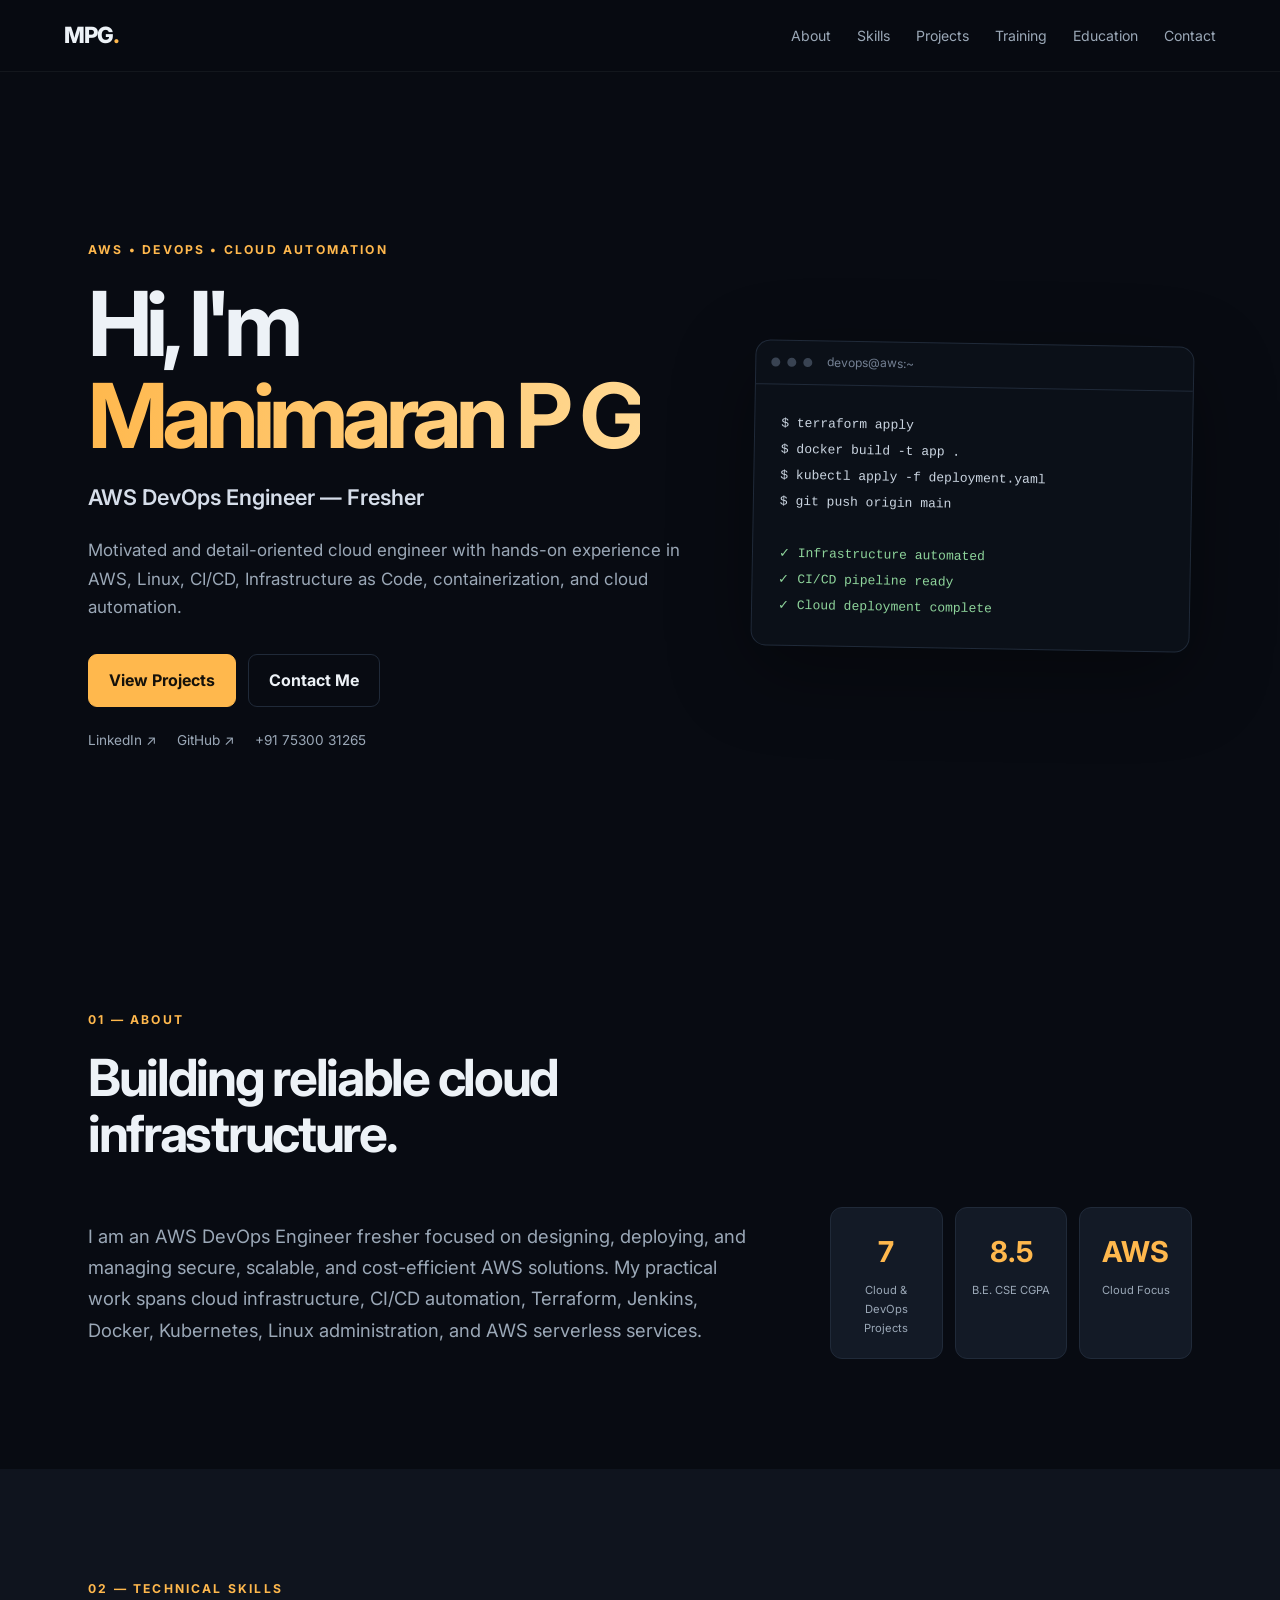
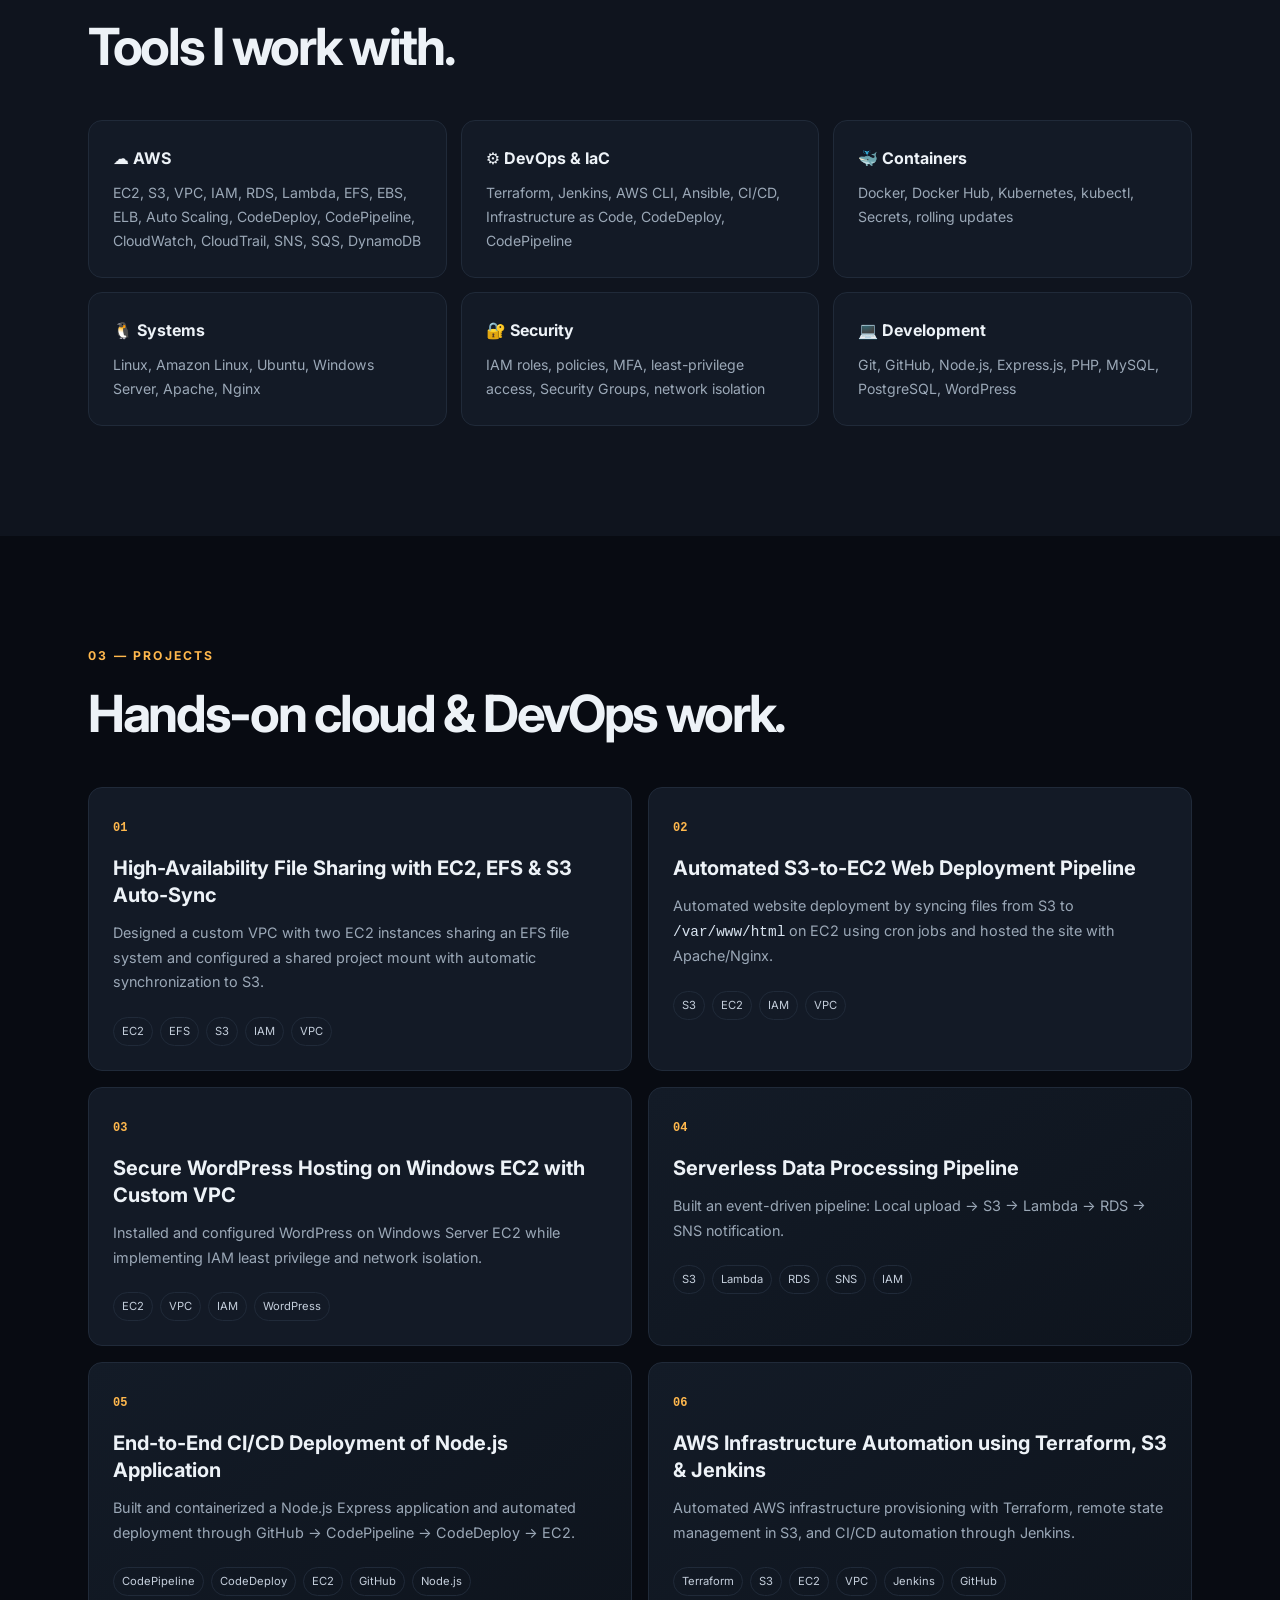
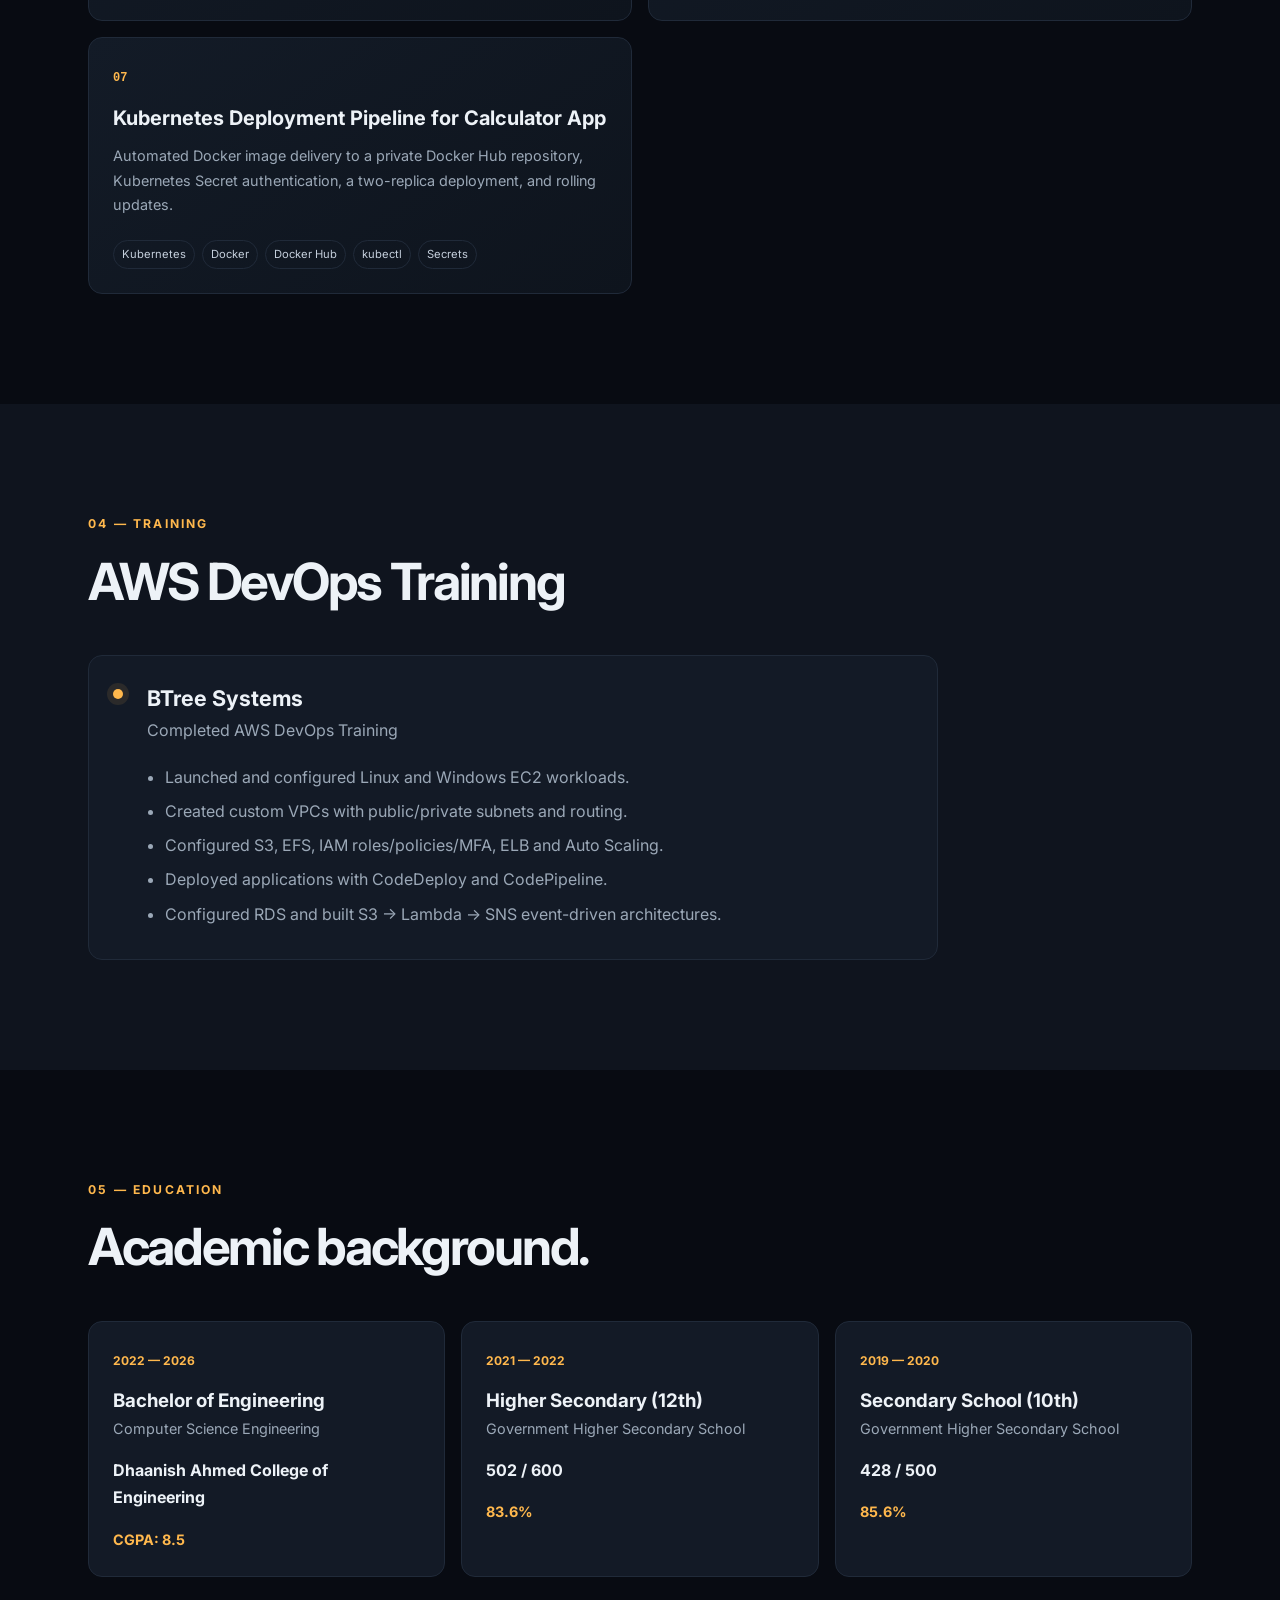
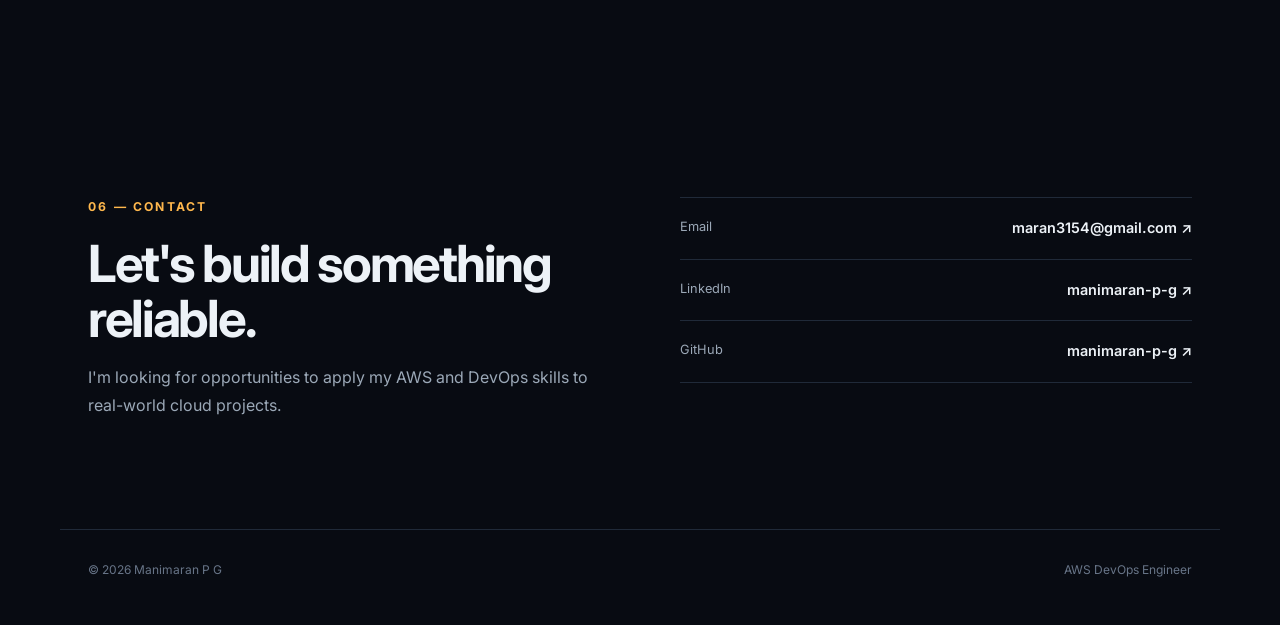
<file: Level-01-AWS-S3-CloudFront/website/index.html>
<!DOCTYPE html>
<html lang="en">
<head>
  <meta charset="UTF-8">
  <meta name="viewport" content="width=device-width, initial-scale=1.0">
  <meta name="description" content="Manimaran P G - AWS DevOps Engineer portfolio">
  <title>Manimaran P G | AWS DevOps Engineer</title>
  <link rel="preconnect" href="https://fonts.googleapis.com">
  <link rel="preconnect" href="https://fonts.gstatic.com" crossorigin>
  <link href="https://fonts.googleapis.com/css2?family=Inter:wght@400;500;600;700;800&display=swap" rel="stylesheet">
  <link rel="stylesheet" href="style.css">
</head>
<body>
  <header class="nav">
    <a class="brand" href="#home">MPG<span>.</span></a>
    <button class="menu-toggle" aria-label="Toggle navigation">☰</button>
    <nav id="navLinks">
      <a href="#about">About</a>
      <a href="#skills">Skills</a>
      <a href="#projects">Projects</a>
      <a href="#training">Training</a>
      <a href="#education">Education</a>
      <a href="#contact">Contact</a>
    </nav>
  </header>

  <main>
    <section id="home" class="hero">
      <div class="hero-content">
        <p class="eyebrow">AWS • DEVOPS • CLOUD AUTOMATION</p>
        <h1>Hi, I'm <span>Manimaran P G</span></h1>
        <h2>AWS DevOps Engineer — Fresher</h2>
        <p class="hero-text">
          Motivated and detail-oriented cloud engineer with hands-on experience in
          AWS, Linux, CI/CD, Infrastructure as Code, containerization, and cloud automation.
        </p>
        <div class="hero-actions">
          <a class="btn primary" href="#projects">View Projects</a>
          <a class="btn secondary" href="mailto:maran3154@gmail.com">Contact Me</a>
        </div>
        <div class="socials">
          <a href="https://linkedin.com/in/manimaran-p-g-851789309" target="_blank" rel="noopener">LinkedIn ↗</a>
          <a href="https://github.com/manimaran-p-g" target="_blank" rel="noopener">GitHub ↗</a>
          <a href="tel:+917530031265">+91 75300 31265</a>
        </div>
      </div>
      <div class="hero-card">
        <div class="terminal">
          <div class="terminal-top"><i></i><i></i><i></i><span>devops@aws:~</span></div>
          <pre><code>$ terraform apply
$ docker build -t app .
$ kubectl apply -f deployment.yaml
$ git push origin main

<span>✓ Infrastructure automated</span>
<span>✓ CI/CD pipeline ready</span>
<span>✓ Cloud deployment complete</span></code></pre>
        </div>
      </div>
    </section>

    <section id="about" class="section">
      <div class="section-heading">
        <p class="eyebrow">01 — ABOUT</p>
        <h2>Building reliable cloud infrastructure.</h2>
      </div>
      <div class="about-grid">
        <p>
          I am an AWS DevOps Engineer fresher focused on designing, deploying, and
          managing secure, scalable, and cost-efficient AWS solutions. My practical
          work spans cloud infrastructure, CI/CD automation, Terraform, Jenkins,
          Docker, Kubernetes, Linux administration, and AWS serverless services.
        </p>
        <div class="stats">
          <div><strong>7</strong><span>Cloud & DevOps Projects</span></div>
          <div><strong>8.5</strong><span>B.E. CSE CGPA</span></div>
          <div><strong>AWS</strong><span>Cloud Focus</span></div>
        </div>
      </div>
    </section>

    <section id="skills" class="section alt">
      <div class="section-heading">
        <p class="eyebrow">02 — TECHNICAL SKILLS</p>
        <h2>Tools I work with.</h2>
      </div>
      <div class="skill-grid">
        <article><h3>☁️ AWS</h3><p>EC2, S3, VPC, IAM, RDS, Lambda, EFS, EBS, ELB, Auto Scaling, CodeDeploy, CodePipeline, CloudWatch, CloudTrail, SNS, SQS, DynamoDB</p></article>
        <article><h3>⚙️ DevOps & IaC</h3><p>Terraform, Jenkins, AWS CLI, Ansible, CI/CD, Infrastructure as Code, CodeDeploy, CodePipeline</p></article>
        <article><h3>🐳 Containers</h3><p>Docker, Docker Hub, Kubernetes, kubectl, Secrets, rolling updates</p></article>
        <article><h3>🐧 Systems</h3><p>Linux, Amazon Linux, Ubuntu, Windows Server, Apache, Nginx</p></article>
        <article><h3>🔐 Security</h3><p>IAM roles, policies, MFA, least-privilege access, Security Groups, network isolation</p></article>
        <article><h3>💻 Development</h3><p>Git, GitHub, Node.js, Express.js, PHP, MySQL, PostgreSQL, WordPress</p></article>
      </div>
    </section>

    <section id="projects" class="section">
      <div class="section-heading">
        <p class="eyebrow">03 — PROJECTS</p>
        <h2>Hands-on cloud & DevOps work.</h2>
      </div>
      <div class="projects">
        <article class="project">
          <span class="project-number">01</span>
          <h3>High-Availability File Sharing with EC2, EFS & S3 Auto-Sync</h3>
          <p>Designed a custom VPC with two EC2 instances sharing an EFS file system and configured a shared project mount with automatic synchronization to S3.</p>
          <div class="tags"><span>EC2</span><span>EFS</span><span>S3</span><span>IAM</span><span>VPC</span></div>
        </article>
        <article class="project">
          <span class="project-number">02</span>
          <h3>Automated S3-to-EC2 Web Deployment Pipeline</h3>
          <p>Automated website deployment by syncing files from S3 to <code>/var/www/html</code> on EC2 using cron jobs and hosted the site with Apache/Nginx.</p>
          <div class="tags"><span>S3</span><span>EC2</span><span>IAM</span><span>VPC</span></div>
        </article>
        <article class="project">
          <span class="project-number">03</span>
          <h3>Secure WordPress Hosting on Windows EC2 with Custom VPC</h3>
          <p>Installed and configured WordPress on Windows Server EC2 while implementing IAM least privilege and network isolation.</p>
          <div class="tags"><span>EC2</span><span>VPC</span><span>IAM</span><span>WordPress</span></div>
        </article>
        <article class="project featured">
          <span class="project-number">04</span>
          <h3>Serverless Data Processing Pipeline</h3>
          <p>Built an event-driven pipeline: Local upload → S3 → Lambda → RDS → SNS notification.</p>
          <div class="tags"><span>S3</span><span>Lambda</span><span>RDS</span><span>SNS</span><span>IAM</span></div>
        </article>
        <article class="project featured">
          <span class="project-number">05</span>
          <h3>End-to-End CI/CD Deployment of Node.js Application</h3>
          <p>Built and containerized a Node.js Express application and automated deployment through GitHub → CodePipeline → CodeDeploy → EC2.</p>
          <div class="tags"><span>CodePipeline</span><span>CodeDeploy</span><span>EC2</span><span>GitHub</span><span>Node.js</span></div>
        </article>
        <article class="project featured">
          <span class="project-number">06</span>
          <h3>AWS Infrastructure Automation using Terraform, S3 & Jenkins</h3>
          <p>Automated AWS infrastructure provisioning with Terraform, remote state management in S3, and CI/CD automation through Jenkins.</p>
          <div class="tags"><span>Terraform</span><span>S3</span><span>EC2</span><span>VPC</span><span>Jenkins</span><span>GitHub</span></div>
        </article>
        <article class="project featured">
          <span class="project-number">07</span>
          <h3>Kubernetes Deployment Pipeline for Calculator App</h3>
          <p>Automated Docker image delivery to a private Docker Hub repository, Kubernetes Secret authentication, a two-replica deployment, and rolling updates.</p>
          <div class="tags"><span>Kubernetes</span><span>Docker</span><span>Docker Hub</span><span>kubectl</span><span>Secrets</span></div>
        </article>
      </div>
    </section>

    <section id="training" class="section alt">
      <div class="section-heading">
        <p class="eyebrow">04 — TRAINING</p>
        <h2>AWS DevOps Training</h2>
      </div>
      <div class="timeline-card">
        <div class="timeline-dot"></div>
        <div>
          <h3>BTree Systems</h3>
          <p class="muted">Completed AWS DevOps Training</p>
          <ul>
            <li>Launched and configured Linux and Windows EC2 workloads.</li>
            <li>Created custom VPCs with public/private subnets and routing.</li>
            <li>Configured S3, EFS, IAM roles/policies/MFA, ELB and Auto Scaling.</li>
            <li>Deployed applications with CodeDeploy and CodePipeline.</li>
            <li>Configured RDS and built S3 → Lambda → SNS event-driven architectures.</li>
          </ul>
        </div>
      </div>
    </section>

    <section id="education" class="section">
      <div class="section-heading">
        <p class="eyebrow">05 — EDUCATION</p>
        <h2>Academic background.</h2>
      </div>
      <div class="education-grid">
        <article><span>2022 — 2026</span><h3>Bachelor of Engineering</h3><p>Computer Science Engineering</p><strong>Dhaanish Ahmed College of Engineering</strong><b>CGPA: 8.5</b></article>
        <article><span>2021 — 2022</span><h3>Higher Secondary (12th)</h3><p>Government Higher Secondary School</p><strong>502 / 600</strong><b>83.6%</b></article>
        <article><span>2019 — 2020</span><h3>Secondary School (10th)</h3><p>Government Higher Secondary School</p><strong>428 / 500</strong><b>85.6%</b></article>
      </div>
    </section>

    <section id="contact" class="section contact">
      <div>
        <p class="eyebrow">06 — CONTACT</p>
        <h2>Let's build something reliable.</h2>
        <p>I'm looking for opportunities to apply my AWS and DevOps skills to real-world cloud projects.</p>
      </div>
      <div class="contact-links">
        <a href="mailto:maran3154@gmail.com"><span>Email</span><b>maran3154@gmail.com ↗</b></a>
        <a href="https://linkedin.com/in/manimaran-p-g-851789309" target="_blank" rel="noopener"><span>LinkedIn</span><b>manimaran-p-g ↗</b></a>
        <a href="https://github.com/manimaran-p-g" target="_blank" rel="noopener"><span>GitHub</span><b>manimaran-p-g ↗</b></a>
      </div>
    </section>
  </main>

  <footer>
    <span>© 2026 Manimaran P G</span>
    <span>AWS DevOps Engineer</span>
  </footer>
  <script src="script.js"></script>
</body>
</html>
</file>
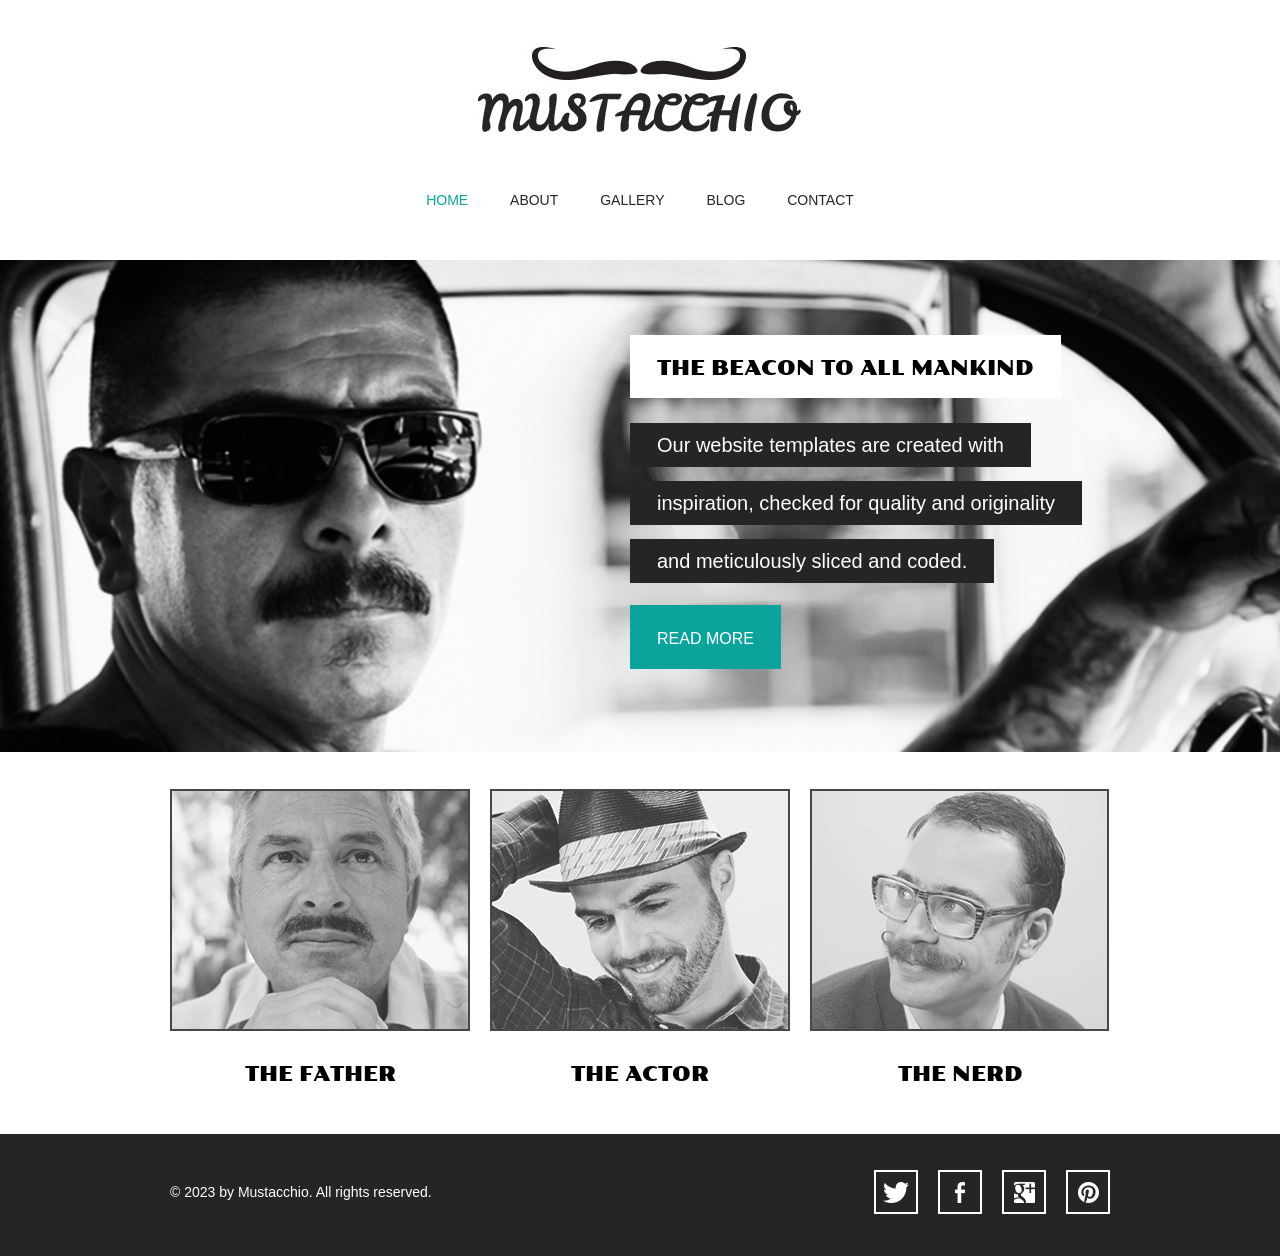
<file: Level-02-EC2-Nginx-webHost/website/index.html>
<!doctype html>
<!-- Website Template by freewebsitetemplates.com -->
<html>
<head>
	<meta charset="UTF-8">
	<meta name="viewport" content="width=device-width, initial-scale=1.0">
	<title>Mustache Enthusiast</title>
	<link rel="stylesheet" type="text/css" href="css/style.css">
	<link rel="stylesheet" type="text/css" href="css/mobile.css" media="screen and (max-width : 568px)">
	<script type="text/javascript" src="js/mobile.js"></script>
</head>
<body>
	<div id="header">
		<a href="index.html" class="logo">
			<img src="images/logo.jpg" alt="">
		</a>
		<ul id="navigation">
			<li class="selected">
				<a href="index.html">home</a>
			</li>
			<li>
				<a href="about.html">about</a>
			</li>
			<li>
				<a href="gallery.html">gallery</a>
			</li>
			<li>
				<a href="blog.html">blog</a>
			</li>
			<li>
				<a href="contact.html">contact</a>
			</li>
		</ul>
	</div>
	<div id="body">
		<div id="featured">
			<img src="images/the-beacon.jpg" alt="">
			<div>
				<h2>the beacon to all mankind</h2>
				<span>Our website templates are created with</span>
				<span>inspiration, checked for quality and originality</span>
				<span>and meticulously sliced and coded.</span>
				<a href="blog-single-post.html" class="more">read more</a>
			</div>
		</div>
		<ul>
			<li>
				<a href="gallery.html">
					<img src="images/the-father.jpg" alt="">
					<span>the father</span>
				</a>
			</li>
			<li>
				<a href="gallery.html">
					<img src="images/the-actor.jpg" alt="">
					<span>the actor</span>
				</a>
			</li>
			<li>
				<a href="gallery.html">
					<img src="images/the-nerd.jpg" alt="">
					<span>the nerd</span>
				</a>
			</li>
		</ul>
	</div>
	<div id="footer">
		<div>
			<p>&copy; 2023 by Mustacchio. All rights reserved.</p>
			<ul>
				<li>
					<a href="http://freewebsitetemplates.com/go/twitter/" id="twitter">twitter</a>
				</li>
				<li>
					<a href="http://freewebsitetemplates.com/go/facebook/" id="facebook">facebook</a>
				</li>
				<li>
					<a href="http://freewebsitetemplates.com/go/googleplus/" id="googleplus">googleplus</a>
				</li>
				<li>
					<a href="http://pinterest.com/fwtemplates/" id="pinterest">pinterest</a>
				</li>
			</ul>
		</div>
	</div>
</body>
</html>
</file>
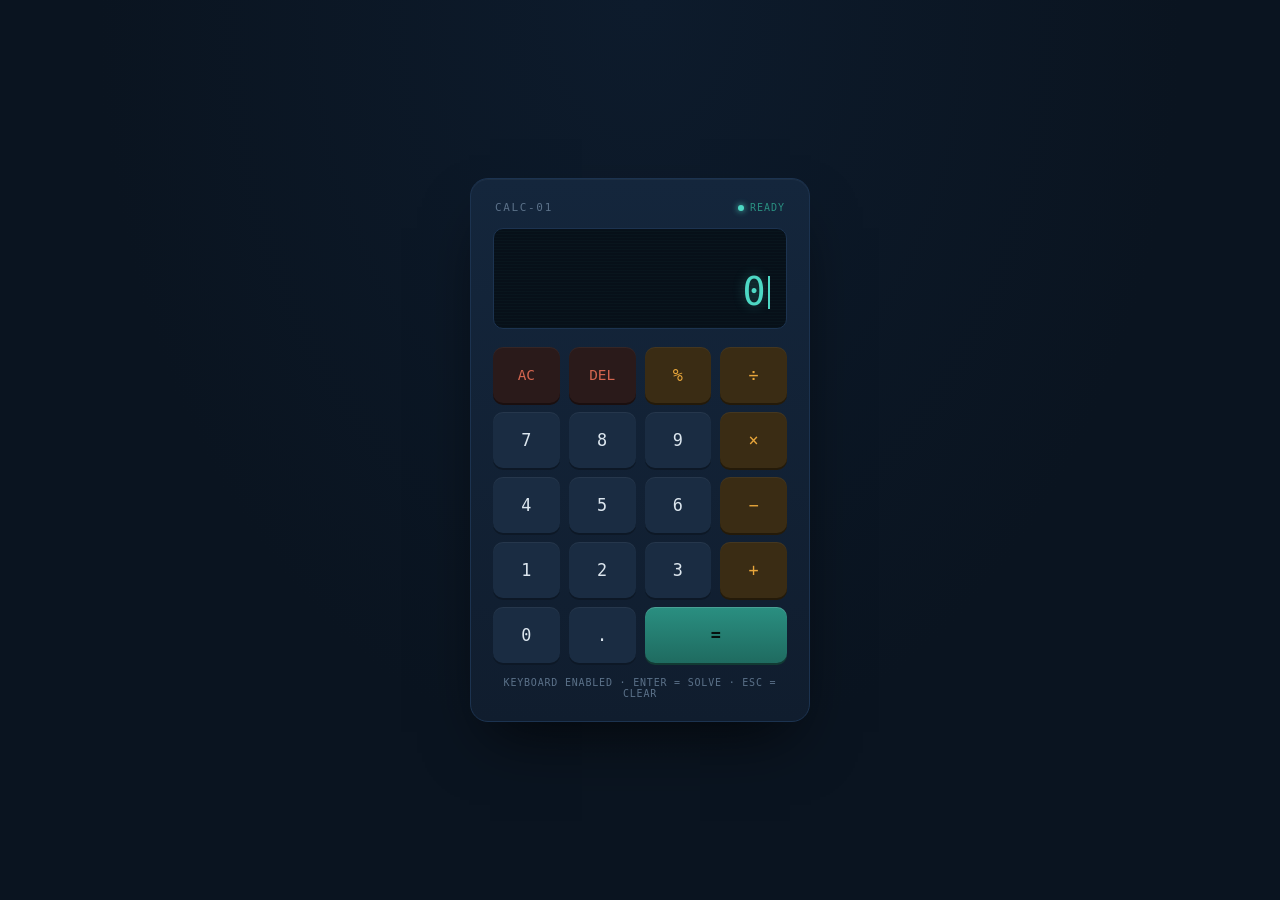
<file: Level-09-Kubernetes-kOps/Application/calculator-app-v2/templates/index.html>
<!DOCTYPE html>
<html lang="en">
<head>
<meta charset="UTF-8">
<title>CALC-01</title>
<meta name="viewport" content="width=device-width, initial-scale=1.0">
<style>
  :root {
    --navy-deep: #0a1420;
    --navy-panel: #101d2e;
    --navy-line: #1c3350;
    --cyan: #4dd8c4;
    --cyan-dim: #2a8f81;
    --amber: #e8a63b;
    --amber-dim: #a97826;
    --off-white: #dce6ee;
    --muted: #5b7189;
    --danger: #d3654f;
    --mono: 'JetBrains Mono', 'SF Mono', 'Consolas', monospace;
    --sans: 'Inter', -apple-system, 'Segoe UI', sans-serif;
  }

  * { box-sizing: border-box; }

  body {
    margin: 0;
    min-height: 100vh;
    display: flex;
    align-items: center;
    justify-content: center;
    background:
      radial-gradient(ellipse at top, #0d1b2c 0%, var(--navy-deep) 60%);
    font-family: var(--sans);
    padding: 24px;
  }

  .console {
    width: 340px;
    background: linear-gradient(180deg, #14263c 0%, var(--navy-panel) 100%);
    border-radius: 18px;
    padding: 22px;
    border: 1px solid var(--navy-line);
    box-shadow:
      0 30px 60px -20px rgba(0,0,0,0.7),
      inset 0 1px 0 rgba(255,255,255,0.04);
  }

  .nameplate {
    display: flex;
    justify-content: space-between;
    align-items: center;
    margin-bottom: 14px;
    padding: 0 2px;
  }

  .nameplate .model {
    font-family: var(--mono);
    font-size: 11px;
    letter-spacing: 0.15em;
    color: var(--muted);
  }

  .nameplate .status {
    display: flex;
    align-items: center;
    gap: 6px;
    font-family: var(--mono);
    font-size: 10px;
    letter-spacing: 0.1em;
    color: var(--cyan-dim);
  }

  .status .dot {
    width: 6px;
    height: 6px;
    border-radius: 50%;
    background: var(--cyan);
    box-shadow: 0 0 6px var(--cyan);
  }

  .display {
    position: relative;
    background: #071019;
    border-radius: 10px;
    padding: 18px 16px 14px;
    margin-bottom: 18px;
    border: 1px solid var(--navy-line);
    overflow: hidden;
  }

  .display::before {
    content: "";
    position: absolute;
    inset: 0;
    background: repeating-linear-gradient(
      0deg,
      rgba(77, 216, 196, 0.025) 0px,
      rgba(77, 216, 196, 0.025) 1px,
      transparent 1px,
      transparent 3px
    );
    pointer-events: none;
  }

  .history-line {
    font-family: var(--mono);
    font-size: 13px;
    color: var(--muted);
    min-height: 18px;
    text-align: right;
    white-space: nowrap;
    overflow: hidden;
    text-overflow: ellipsis;
  }

  .main-line {
    font-family: var(--mono);
    font-size: 2.4rem;
    color: var(--cyan);
    text-align: right;
    letter-spacing: 0.01em;
    text-shadow: 0 0 12px rgba(77, 216, 196, 0.35);
    white-space: nowrap;
    overflow-x: auto;
    scrollbar-width: none;
    padding-top: 4px;
  }
  .main-line::-webkit-scrollbar { display: none; }

  .main-line.error {
    color: var(--danger);
    text-shadow: 0 0 12px rgba(211, 101, 79, 0.4);
  }

  .cursor {
    display: inline-block;
    width: 2px;
    height: 0.85em;
    background: var(--cyan);
    margin-left: 2px;
    vertical-align: -0.1em;
    animation: blink 1s step-end infinite;
  }
  @keyframes blink { 50% { opacity: 0; } }

  .pad {
    display: grid;
    grid-template-columns: repeat(4, 1fr);
    gap: 9px;
  }

  button {
    position: relative;
    height: 56px;
    font-family: var(--mono);
    font-size: 1.05rem;
    font-weight: 500;
    border: none;
    border-radius: 10px;
    cursor: pointer;
    color: var(--off-white);
    background: #1a2c42;
    box-shadow:
      0 2px 0 #0d1826,
      inset 0 1px 0 rgba(255,255,255,0.05);
    transition: transform 0.06s ease, box-shadow 0.06s ease, background 0.15s ease;
  }
  button:hover { background: #21374f; }
  button:active {
    transform: translateY(2px);
    box-shadow: 0 0 0 #0d1826, inset 0 1px 0 rgba(255,255,255,0.05);
  }

  button.op {
    background: #3a2c14;
    color: var(--amber);
    box-shadow: 0 2px 0 #241a09, inset 0 1px 0 rgba(255,255,255,0.05);
  }
  button.op:hover { background: #4a3819; }
  button.op:active { box-shadow: 0 0 0 #241a09, inset 0 1px 0 rgba(255,255,255,0.05); }

  button.eq {
    grid-column: span 2;
    background: linear-gradient(180deg, var(--cyan-dim), #1f6b60);
    color: #06120f;
    font-weight: 700;
    box-shadow: 0 2px 0 #123a33, inset 0 1px 0 rgba(255,255,255,0.15);
  }
  button.eq:hover { filter: brightness(1.08); }
  button.eq:active { box-shadow: 0 0 0 #123a33, inset 0 1px 0 rgba(255,255,255,0.15); }

  button.fn {
    background: #2a1a1a;
    color: var(--danger);
    font-size: 0.9rem;
    box-shadow: 0 2px 0 #1a0f0f, inset 0 1px 0 rgba(255,255,255,0.05);
  }
  button.fn:hover { background: #3a2222; }
  button.fn:active { box-shadow: 0 0 0 #1a0f0f, inset 0 1px 0 rgba(255,255,255,0.05); }

  .hint {
    margin-top: 14px;
    text-align: center;
    font-family: var(--mono);
    font-size: 10px;
    letter-spacing: 0.08em;
    color: var(--muted);
  }

  @media (prefers-reduced-motion: reduce) {
    .cursor { animation: none; }
    button { transition: none; }
  }
</style>
</head>
<body>
  <div class="console">
    <div class="nameplate">
      <span class="model">CALC-01</span>
      <span class="status"><span class="dot"></span>READY</span>
    </div>

    <div class="display">
      <div class="history-line" id="historyLine">&nbsp;</div>
      <div class="main-line" id="mainLine">0<span class="cursor"></span></div>
    </div>

    <div class="pad">
      <button class="fn" onclick="clearDisplay()">AC</button>
      <button class="fn" onclick="deleteLast()">DEL</button>
      <button class="op" onclick="append('%')">%</button>
      <button class="op" onclick="append('/')">÷</button>

      <button onclick="append('7')">7</button>
      <button onclick="append('8')">8</button>
      <button onclick="append('9')">9</button>
      <button class="op" onclick="append('*')">×</button>

      <button onclick="append('4')">4</button>
      <button onclick="append('5')">5</button>
      <button onclick="append('6')">6</button>
      <button class="op" onclick="append('-')">−</button>

      <button onclick="append('1')">1</button>
      <button onclick="append('2')">2</button>
      <button onclick="append('3')">3</button>
      <button class="op" onclick="append('+')">+</button>

      <button onclick="append('0')">0</button>
      <button onclick="append('.')">.</button>
      <button class="eq" onclick="calculate()">=</button>
    </div>

    <div class="hint">KEYBOARD ENABLED · ENTER = SOLVE · ESC = CLEAR</div>
  </div>

<script>
let expression = "";
let hasError = false;
const mainLine = document.getElementById("mainLine");
const historyLine = document.getElementById("historyLine");

function render() {
  mainLine.classList.toggle("error", hasError);
  const shown = expression === "" ? "0" : expression;
  mainLine.innerHTML = shown + '<span class="cursor"></span>';
  mainLine.scrollLeft = mainLine.scrollWidth;
}

function append(value) {
  if (hasError) { expression = ""; hasError = false; }
  expression += value;
  render();
}

function clearDisplay() {
  expression = "";
  hasError = false;
  historyLine.innerHTML = "&nbsp;";
  render();
}

function deleteLast() {
  if (hasError) { expression = ""; hasError = false; render(); return; }
  expression = expression.slice(0, -1);
  render();
}

async function calculate() {
  if (!expression) return;
  const prevExpression = expression;
  try {
    const res = await fetch("/api/calculate", {
      method: "POST",
      headers: { "Content-Type": "application/json" },
      body: JSON.stringify({ expression })
    });
    const data = await res.json();
    if (res.ok) {
      historyLine.textContent = prevExpression + " =";
      expression = String(data.result);
      hasError = false;
    } else {
      hasError = true;
      expression = data.error || "Error";
    }
  } catch (e) {
    hasError = true;
    expression = "Connection error";
  }
  render();
}

// Keyboard support
window.addEventListener("keydown", (e) => {
  const key = e.key;
  if (/^[0-9]$/.test(key)) { append(key); return; }
  if ("+-*/.%".includes(key)) { append(key); return; }
  if (key === "Enter" || key === "=") { e.preventDefault(); calculate(); return; }
  if (key === "Backspace") { deleteLast(); return; }
  if (key === "Escape") { clearDisplay(); return; }
  if (key === "(" || key === ")") { append(key); return; }
});

render();
</script>
</body>
</html>
</file>
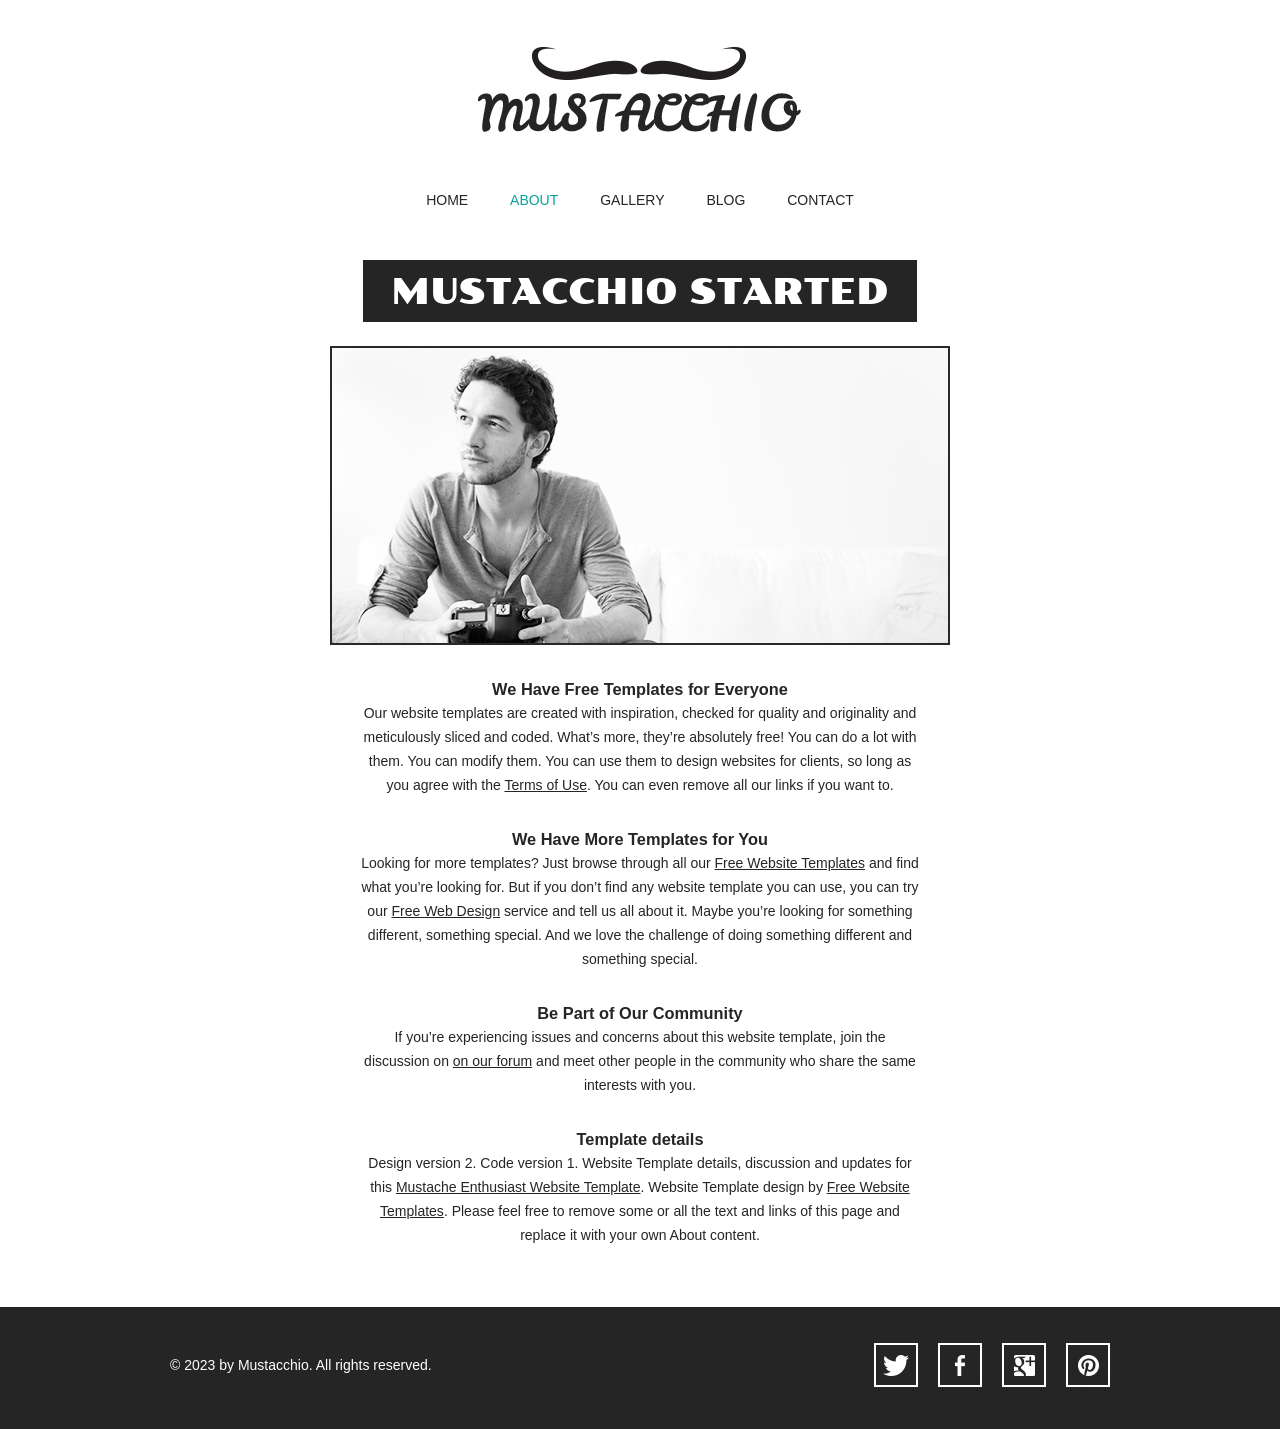
<file: Level-02-EC2-Nginx-webHost/website/about.html>
<!doctype html>
<!-- Website Template by freewebsitetemplates.com -->
<html>
<head>
	<meta charset="UTF-8">
	<meta name="viewport" content="width=device-width, initial-scale=1.0">
	<title>About - Mustache Enthusiast</title>
	<link rel="stylesheet" type="text/css" href="css/style.css">
	<link rel="stylesheet" type="text/css" href="css/mobile.css" media="screen and (max-width : 568px)">
	<script type="text/javascript" src="js/mobile.js"></script>
</head>
<body>
	<div id="header">
		<a href="index.html" class="logo">
			<img src="images/logo.jpg" alt="">
		</a>
		<ul id="navigation">
			<li>
				<a href="index.html">home</a>
			</li>
			<li class="selected">
				<a href="about.html">about</a>
			</li>
			<li>
				<a href="gallery.html">gallery</a>
			</li>
			<li>
				<a href="blog.html">blog</a>
			</li>
			<li>
				<a href="contact.html">contact</a>
			</li>
		</ul>
	</div>
	<div id="body">
		<h1><span>mustacchio started</span></h1>
		<div>
			<img src="images/photographer.jpg" alt="">
			<div class="article">
				<h3>We Have Free Templates for Everyone</h3>
				<p>
					Our website templates are created with inspiration, checked for quality and originality and meticulously sliced and coded. What’s more, they’re absolutely free! You can do a lot with them. You can modify them. You can use them to design websites for clients, so long as you agree with the <a href="http://www.freewebsitetemplates.com/about/terms/">Terms of Use</a>. You can even remove all our links if you want to.
				</p>
				<h3>We Have More Templates for You</h3>
				<p>
					Looking for more templates? Just browse through all our <a href="http://www.freewebsitetemplates.com/">Free Website Templates</a> and find what you’re looking for. But if you don’t find any website template you can use, you can try our <a href="http://www.freewebsitetemplates.com/freewebdesign/">Free Web Design</a> service and tell us all about it. Maybe you’re looking for something different, something special. And we love the challenge of doing something different and something special.
				</p>
				<h3>Be Part of Our Community</h3>
				<p>
					If you’re experiencing issues and concerns about this website template, join the discussion on <a href="http://www.freewebsitetemplates.com/forums/">on our forum</a> and meet other people in the community who share the same interests with you.
				</p>
				<h3>Template details</h3>
				<p>
					Design version 2. Code version 1. Website Template details, discussion and updates for this <a href="http://www.freewebsitetemplates.com/discuss/mustacheenthusiast/">Mustache Enthusiast Website Template</a>. Website Template design by <a href="http://www.freewebsitetemplates.com/">Free Website Templates</a>. Please feel free to remove some or all the text and links of this page and replace it with your own About content.
				</p>
			</div>
		</div>
	</div>
	<div id="footer">
		<div>
			<p>&copy; 2023 by Mustacchio. All rights reserved.</p>
			<ul>
				<li>
					<a href="http://freewebsitetemplates.com/go/twitter/" id="twitter">twitter</a>
				</li>
				<li>
					<a href="http://freewebsitetemplates.com/go/facebook/" id="facebook">facebook</a>
				</li>
				<li>
					<a href="http://freewebsitetemplates.com/go/googleplus/" id="googleplus">googleplus</a>
				</li>
				<li>
					<a href="http://pinterest.com/fwtemplates/" id="pinterest">pinterest</a>
				</li>
			</ul>
		</div>
	</div>
</body>
</html>
</file>
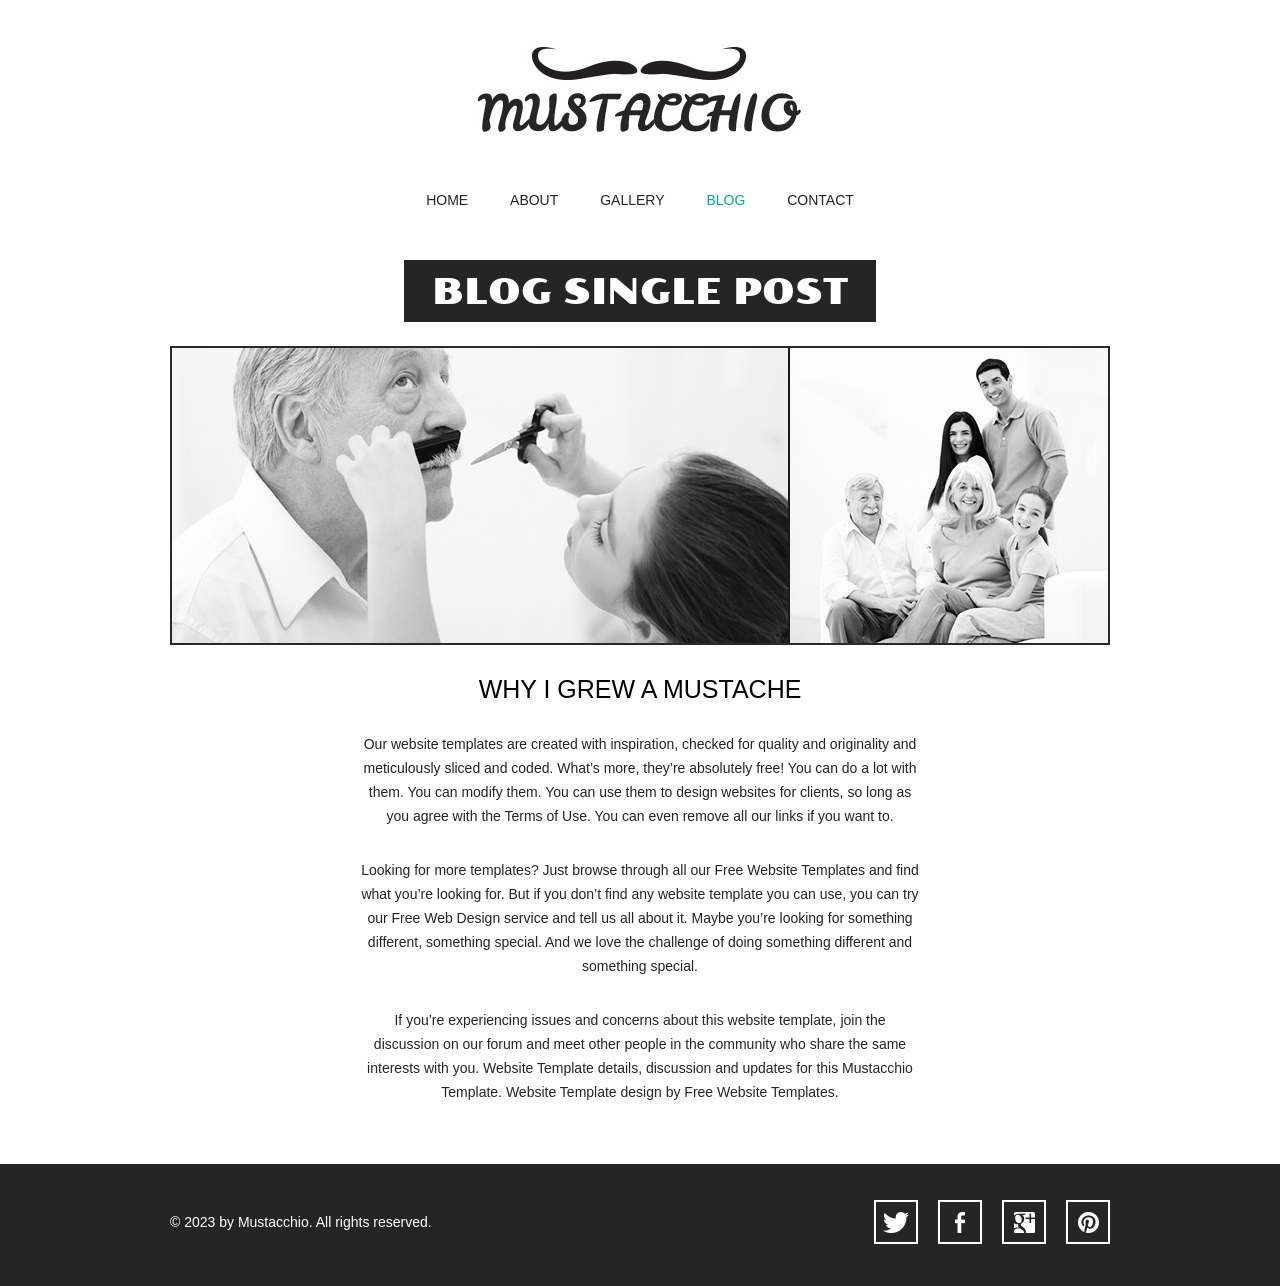
<file: Level-02-EC2-Nginx-webHost/website/blog-single-post.html>
<!doctype html>
<!-- Website Template by freewebsitetemplates.com -->
<html>
<head>
	<meta charset="UTF-8">
	<meta name="viewport" content="width=device-width, initial-scale=1.0">
	<title>Blog Single Post - Mustache Enthusiast</title>
	<link rel="stylesheet" type="text/css" href="css/style.css">
	<link rel="stylesheet" type="text/css" href="css/mobile.css" media="screen and (max-width : 568px)">
	<script type="text/javascript" src="js/mobile.js"></script>
</head>
<body>
	<div id="header">
		<a href="index.html" class="logo">
			<img src="images/logo.jpg" alt="">
		</a>
		<ul id="navigation">
			<li>
				<a href="index.html">home</a>
			</li>
			<li>
				<a href="about.html">about</a>
			</li>
			<li>
				<a href="gallery.html">gallery</a>
			</li>
			<li class="selected">
				<a href="blog.html">blog</a>
			</li>
			<li>
				<a href="contact.html">contact</a>
			</li>
		</ul>
	</div>
	<div id="body">
		<h1><span>blog single post</span></h1>
		<div>
			<img src="images/grew-a-mustache.jpg" alt="">
			<div class="article">
				<h2>WHY I GREW A MUSTACHE</h2>
				<p>
					Our website templates are created with inspiration, checked for quality and originality and meticulously sliced and coded. What’s more, they’re absolutely free! You can do a lot with them. You can modify them. You can use them to design websites for clients, so long as you agree with the Terms of Use. You can even remove all our links if you want to.
				</p>
				<p>
					Looking for more templates? Just browse through all our Free Website Templates and find what you’re looking for. But if you don’t find any website template you can use, you can try our Free Web Design service and tell us all about it. Maybe you’re looking for something different, something special. And we love the challenge of doing something different and something special.
				</p>
				<p>
					If you’re experiencing issues and concerns about this website template, join the discussion on our forum and meet other people in the community who share the same interests with you. Website Template details, discussion and updates for this Mustacchio Template. Website Template design by Free Website Templates.
				</p>
			</div>
		</div>
	</div>
	<div id="footer">
		<div>
			<p>&copy; 2023 by Mustacchio. All rights reserved.</p>
			<ul>
				<li>
					<a href="http://freewebsitetemplates.com/go/twitter/" id="twitter">twitter</a>
				</li>
				<li>
					<a href="http://freewebsitetemplates.com/go/facebook/" id="facebook">facebook</a>
				</li>
				<li>
					<a href="http://freewebsitetemplates.com/go/googleplus/" id="googleplus">googleplus</a>
				</li>
				<li>
					<a href="http://pinterest.com/fwtemplates/" id="pinterest">pinterest</a>
				</li>
			</ul>
		</div>
	</div>
</body>
</html>
</file>
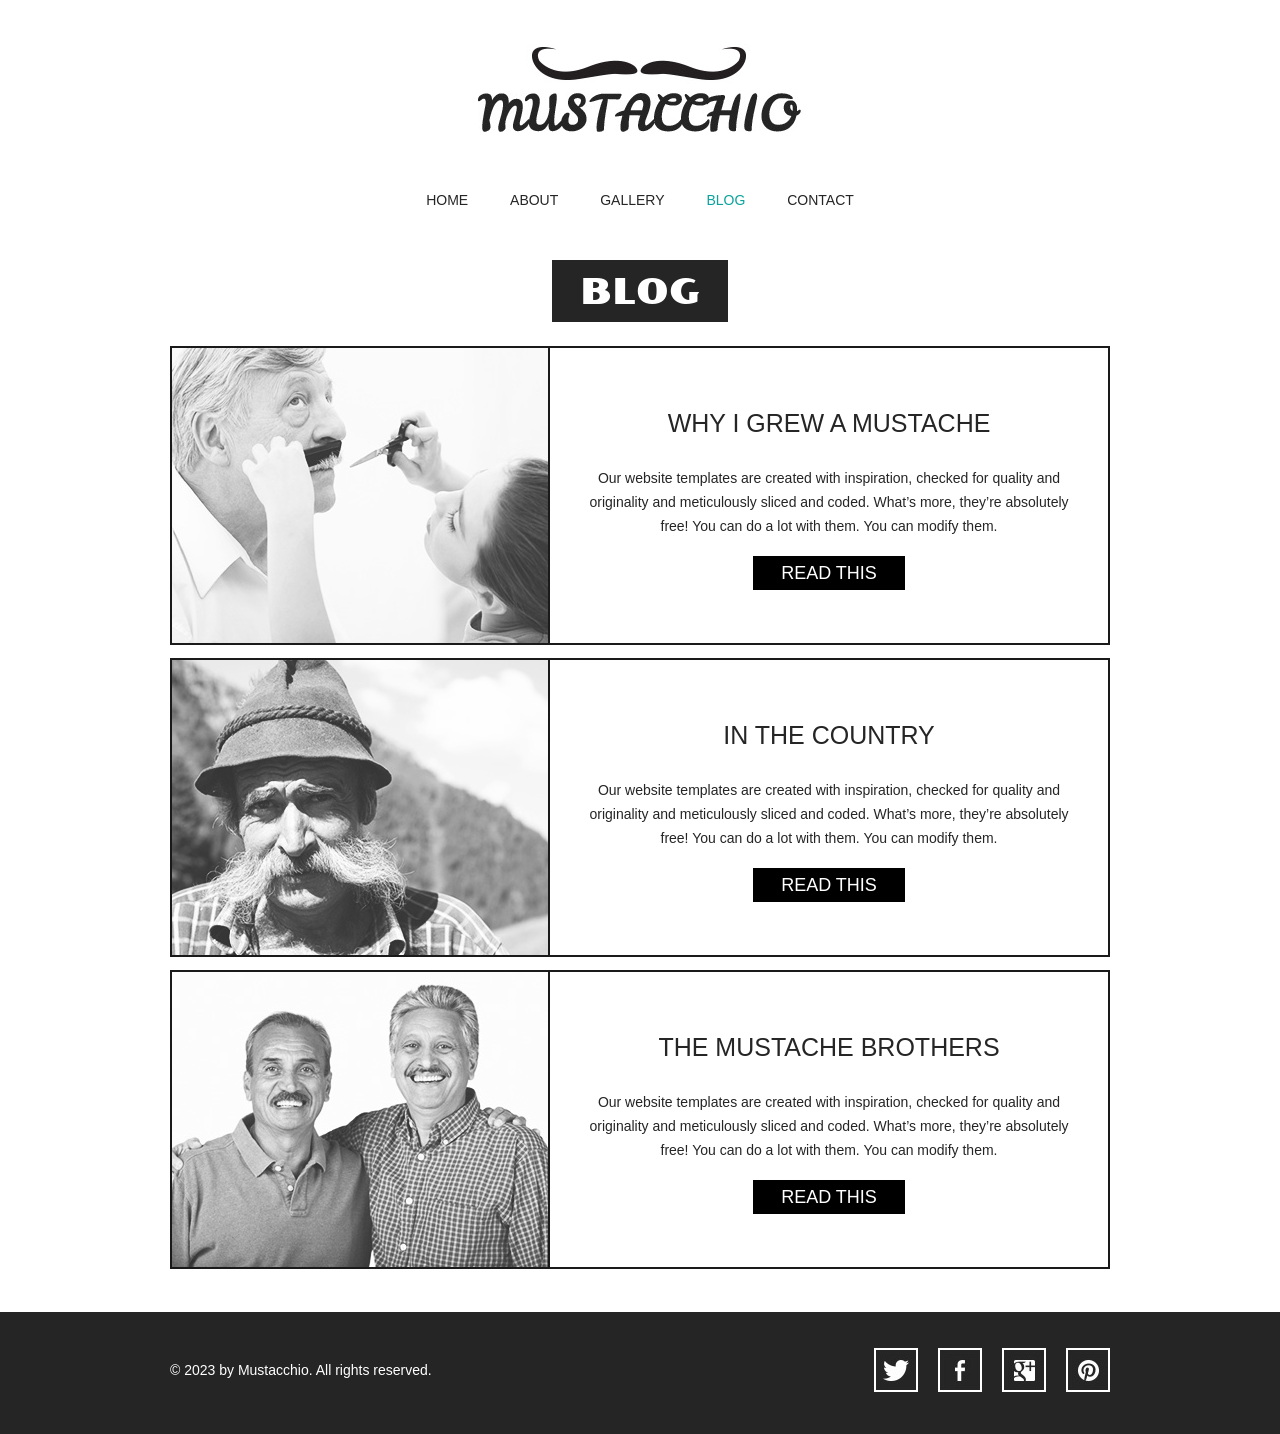
<file: Level-02-EC2-Nginx-webHost/website/blog.html>
<!doctype html>
<!-- Website Template by freewebsitetemplates.com -->
<html>
<head>
	<meta charset="UTF-8">
	<meta name="viewport" content="width=device-width, initial-scale=1.0">
	<title>Blog - Mustache Enthusiast</title>
	<link rel="stylesheet" type="text/css" href="css/style.css">
	<link rel="stylesheet" type="text/css" href="css/mobile.css" media="screen and (max-width : 568px)">
	<script type="text/javascript" src="js/mobile.js"></script>
</head>
<body>
	<div id="header">
		<a href="index.html" class="logo">
			<img src="images/logo.jpg" alt="">
		</a>
		<ul id="navigation">
			<li>
				<a href="index.html">home</a>
			</li>
			<li>
				<a href="about.html">about</a>
			</li>
			<li>
				<a href="gallery.html">gallery</a>
			</li>
			<li class="selected">
				<a href="blog.html">blog</a>
			</li>
			<li>
				<a href="contact.html">contact</a>
			</li>
		</ul>
	</div>
	<div id="body">
		<h1><span>blog</span></h1>
		<div>
			<ul>
				<li>
					<a href="blog-single-post.html" class="figure">
						<img src="images/cutting-mustache.jpg" alt="">
					</a>
					<div>
						<h3>why i grew a mustache</h3>
						<p>
							Our website templates are created with inspiration, checked for quality and originality and meticulously sliced and coded. What’s more, they’re absolutely free! You can do a lot with them. You can modify them.
						</p>
						<a href="blog-single-post.html" class="more">read this</a>
					</div>
				</li>
				<li>
					<a href="blog-single-post.html" class="figure">
						<img src="images/in-the-country.jpg" alt="">
					</a>
					<div>
						<h3>in the country</h3>
						<p>
							Our website templates are created with inspiration, checked for quality and originality and meticulously sliced and coded. What’s more, they’re absolutely free! You can do a lot with them. You can modify them.
						</p>
						<a href="blog-single-post.html" class="more">read this</a>
					</div>
				</li>
				<li>
					<a href="blog-single-post.html" class="figure">
						<img src="images/mustache-brothers.jpg" alt="">
					</a>
					<div>
						<h3>the mustache brothers</h3>
						<p>
							Our website templates are created with inspiration, checked for quality and originality and meticulously sliced and coded. What’s more, they’re absolutely free! You can do a lot with them. You can modify them.
						</p>
						<a href="blog-single-post.html" class="more">read this</a>
					</div>
				</li>
			</ul>
		</div>
	</div>
	<div id="footer">
		<div>
			<p>&copy; 2023 by Mustacchio. All rights reserved.</p>
			<ul>
				<li>
					<a href="http://freewebsitetemplates.com/go/twitter/" id="twitter">twitter</a>
				</li>
				<li>
					<a href="http://freewebsitetemplates.com/go/facebook/" id="facebook">facebook</a>
				</li>
				<li>
					<a href="http://freewebsitetemplates.com/go/googleplus/" id="googleplus">googleplus</a>
				</li>
				<li>
					<a href="http://pinterest.com/fwtemplates/" id="pinterest">pinterest</a>
				</li>
			</ul>
		</div>
	</div>
</body>
</html>
</file>
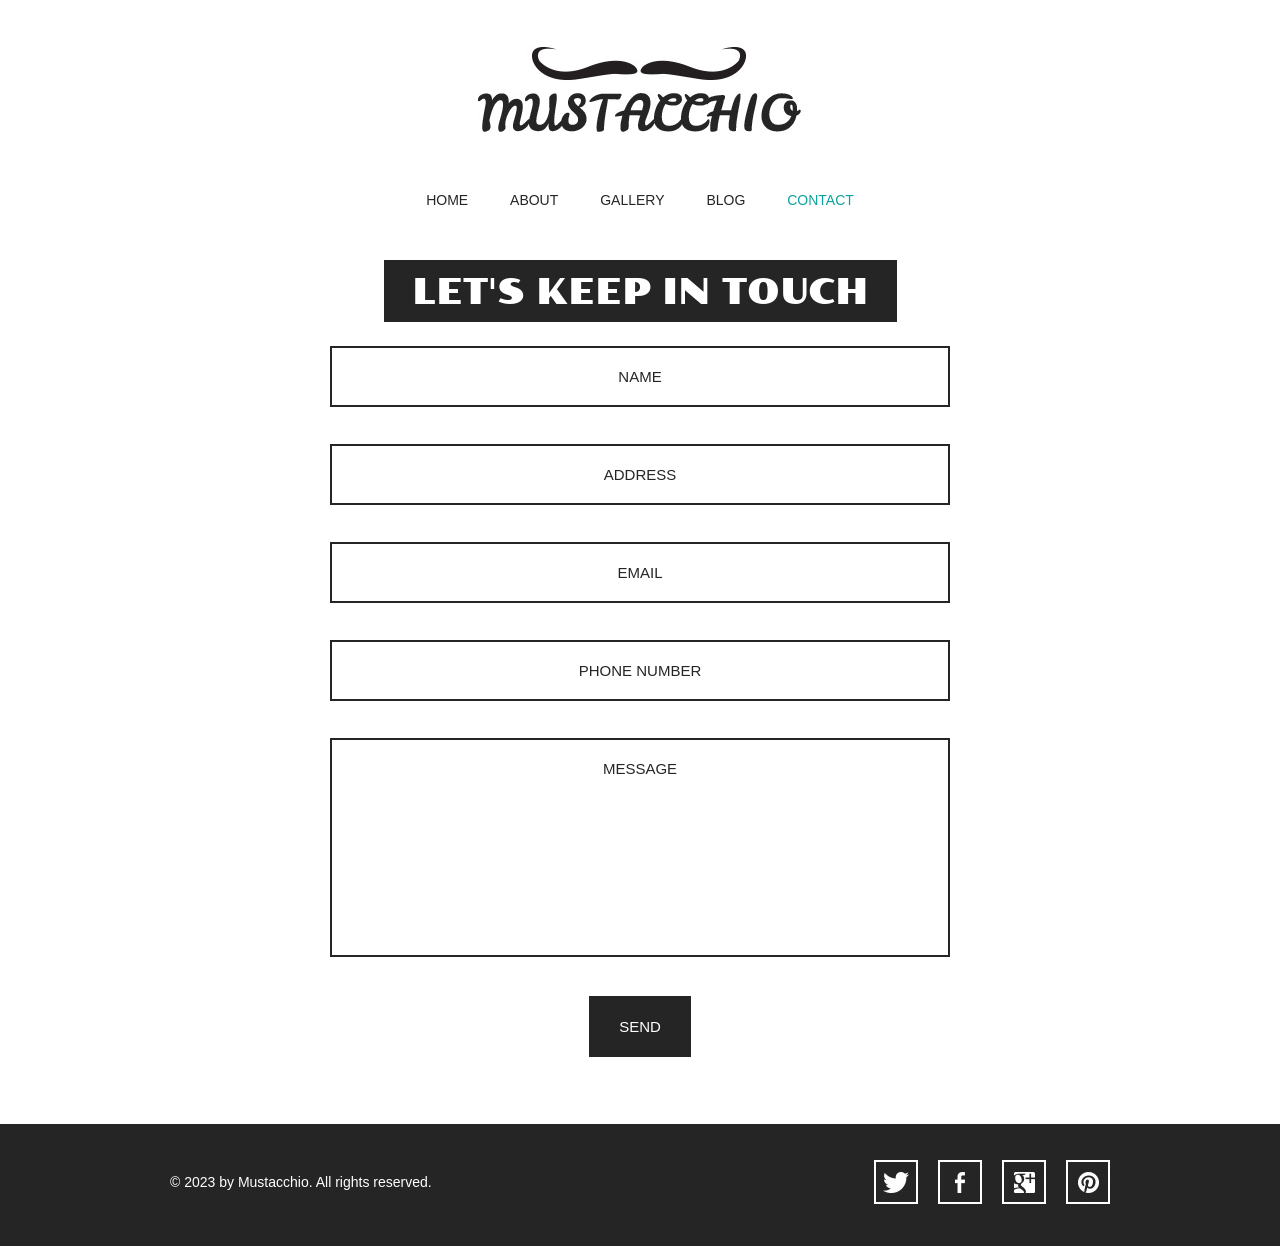
<file: Level-02-EC2-Nginx-webHost/website/contact.html>
<!doctype html>
<!-- Website Template by freewebsitetemplates.com -->
<html>
<head>
	<meta charset="UTF-8">
	<meta name="viewport" content="width=device-width, initial-scale=1.0">
	<title>Contact - Mustache Enthusiast</title>
	<link rel="stylesheet" type="text/css" href="css/style.css">
	<link rel="stylesheet" type="text/css" href="css/mobile.css" media="screen and (max-width : 568px)">
	<script type="text/javascript" src="js/mobile.js"></script>
</head>
<body>
	<div id="header">
		<a href="index.html" class="logo">
			<img src="images/logo.jpg" alt="">
		</a>
		<ul id="navigation">
			<li>
				<a href="index.html">home</a>
			</li>
			<li>
				<a href="about.html">about</a>
			</li>
			<li>
				<a href="gallery.html">gallery</a>
			</li>
			<li>
				<a href="blog.html">blog</a>
			</li>
			<li class="selected">
				<a href="contact.html">contact</a>
			</li>
		</ul>
	</div>
	<div id="body">
		<h1><span>let's keep in touch</span></h1>
		<form action="contact.html">
			<input type="text" name="fname" id="fname" value="name">
			<input type="text" name="address" id="address" value="address">
			<input type="text" name="email" id="email" value="email">
			<input type="text" name="phone" id="phone" value="phone number">
			<textarea name="message" id="message">message</textarea>
			<input type="submit" name="send" id="send" value="send">
		</form>
	</div>
	<div id="footer">
		<div>
			<p>&copy; 2023 by Mustacchio. All rights reserved.</p>
			<ul>
				<li>
					<a href="http://freewebsitetemplates.com/go/twitter/" id="twitter">twitter</a>
				</li>
				<li>
					<a href="http://freewebsitetemplates.com/go/facebook/" id="facebook">facebook</a>
				</li>
				<li>
					<a href="http://freewebsitetemplates.com/go/googleplus/" id="googleplus">googleplus</a>
				</li>
				<li>
					<a href="http://pinterest.com/fwtemplates/" id="pinterest">pinterest</a>
				</li>
			</ul>
		</div>
	</div>
</body>
</html>
</file>
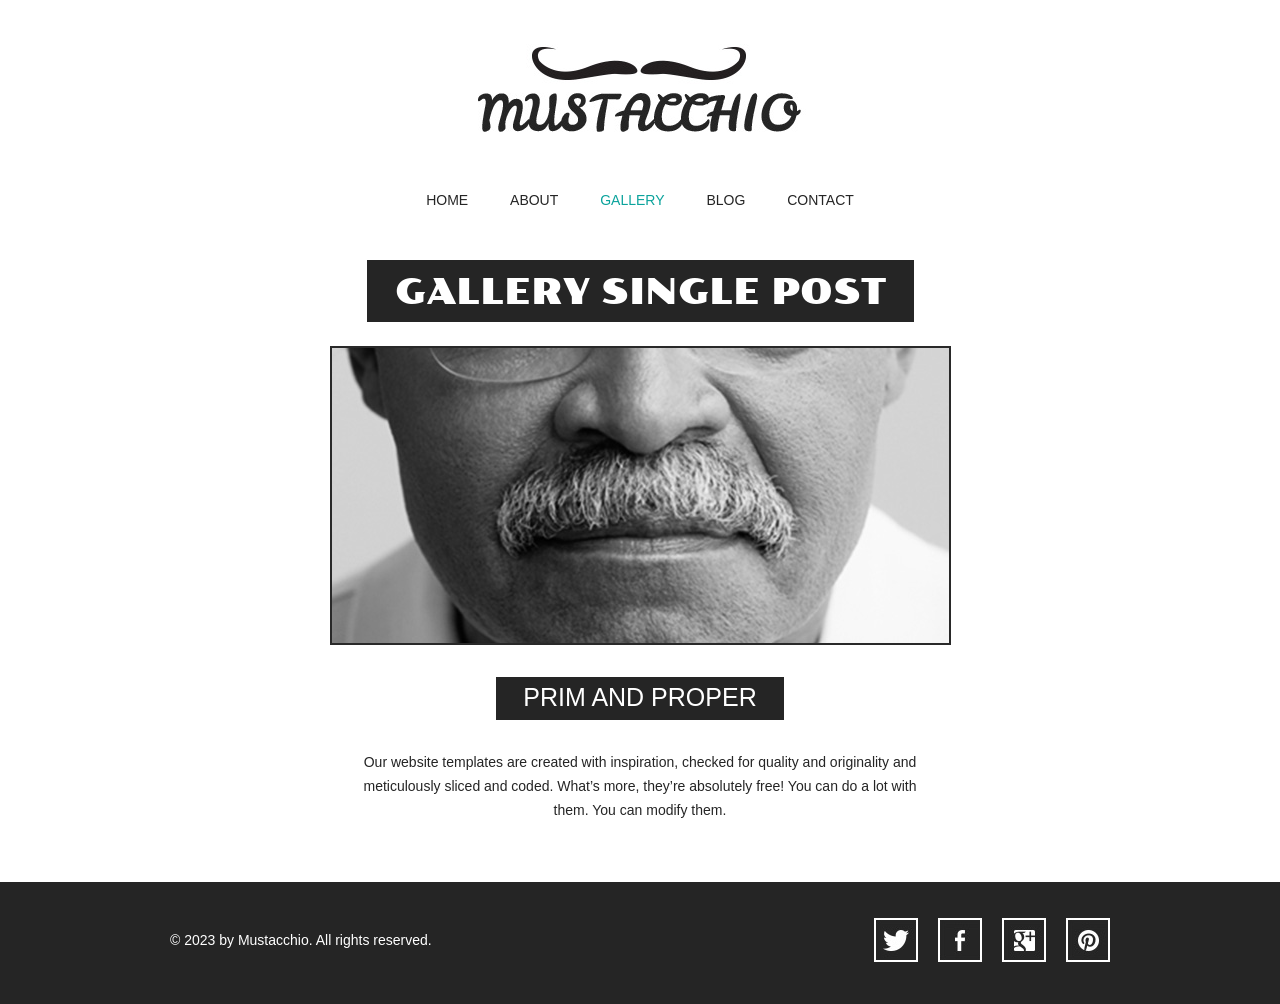
<file: Level-02-EC2-Nginx-webHost/website/gallery-single-post.html>
<!doctype html>
<!-- Website Template by freewebsitetemplates.com -->
<html>
<head>
	<meta charset="UTF-8">
	<meta name="viewport" content="width=device-width, initial-scale=1.0">
	<title>Gallery Single Post - Mustache Enthusiast</title>
	<link rel="stylesheet" type="text/css" href="css/style.css">
	<link rel="stylesheet" type="text/css" href="css/mobile.css" media="screen and (max-width : 568px)">
	<script type="text/javascript" src="js/mobile.js"></script>
</head>
<body>
	<div id="header">
		<a href="index.html" class="logo">
			<img src="images/logo.jpg" alt="">
		</a>
		<ul id="navigation">
			<li>
				<a href="index.html">home</a>
			</li>
			<li>
				<a href="about.html">about</a>
			</li>
			<li class="selected">
				<a href="gallery.html">gallery</a>
			</li>
			<li>
				<a href="blog.html">blog</a>
			</li>
			<li>
				<a href="contact.html">contact</a>
			</li>
		</ul>
	</div>
	<div id="body">
		<h1><span>gallery single post</span></h1>
		<div>
			<img src="images/prim-and-proper.jpg" alt="">
			<div class="article">
				<h4>PRIM AND PROPER</h4>
				<p>
				Our website templates are created with inspiration, checked for quality and originality and meticulously sliced and coded. What’s more, they’re absolutely free! You can do a lot with them. You can modify them.
				</p>
			</div>
		</div>
	</div>
	<div id="footer">
		<div>
			<p>&copy; 2023 by Mustacchio. All rights reserved.</p>
			<ul>
				<li>
					<a href="http://freewebsitetemplates.com/go/twitter/" id="twitter">twitter</a>
				</li>
				<li>
					<a href="http://freewebsitetemplates.com/go/facebook/" id="facebook">facebook</a>
				</li>
				<li>
					<a href="http://freewebsitetemplates.com/go/googleplus/" id="googleplus">googleplus</a>
				</li>
				<li>
					<a href="http://pinterest.com/fwtemplates/" id="pinterest">pinterest</a>
				</li>
			</ul>
		</div>
	</div>
</body>
</html>
</file>
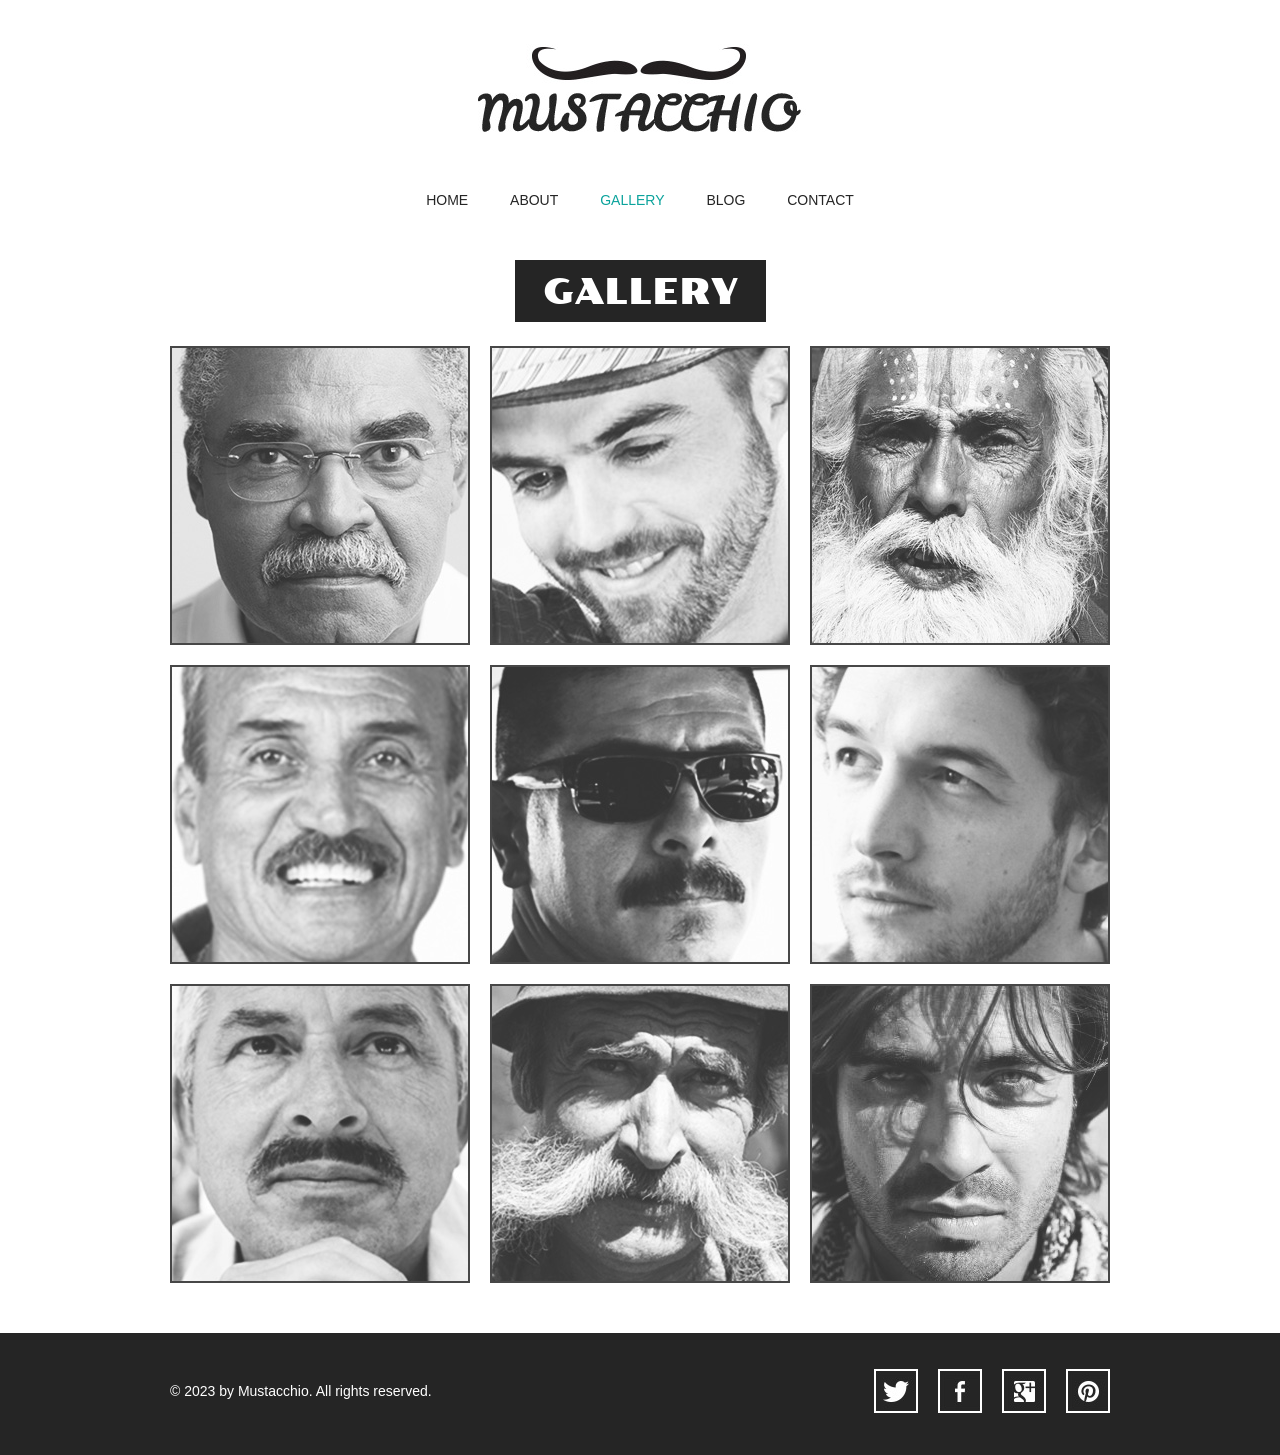
<file: Level-02-EC2-Nginx-webHost/website/gallery.html>
<!doctype html>
<!-- Website Template by freewebsitetemplates.com -->
<html>
<head>
	<meta charset="UTF-8">
	<meta name="viewport" content="width=device-width, initial-scale=1.0">
	<title>Gallery - Mustache Enthusiast</title>
	<link rel="stylesheet" type="text/css" href="css/style.css">
	<link rel="stylesheet" type="text/css" href="css/mobile.css" media="screen and (max-width : 568px)">
	<script type="text/javascript" src="js/mobile.js"></script>
</head>
<body>
	<div id="header">
		<a href="index.html" class="logo">
			<img src="images/logo.jpg" alt="">
		</a>
		<ul id="navigation">
			<li>
				<a href="index.html">home</a>
			</li>
			<li>
				<a href="about.html">about</a>
			</li>
			<li class="selected">
				<a href="gallery.html">gallery</a>
			</li>
			<li>
				<a href="blog.html">blog</a>
			</li>
			<li>
				<a href="contact.html">contact</a>
			</li>
		</ul>
	</div>
	<div id="body">
		<h1><span>gallery</span></h1>
		<ul class="gallery">
			<li>
				<a href="gallery-single-post.html">
					<img src="images/mustache1.jpg" alt="">
				</a>
			</li>
			<li>
				<a href="gallery-single-post.html">
					<img src="images/mustache2.jpg" alt="">
				</a>
			</li>
			<li>
				<a href="gallery-single-post.html">
					<img src="images/mustache3.jpg" alt="">
				</a>
			</li>
			<li>
				<a href="gallery-single-post.html">
					<img src="images/mustache4.jpg" alt="">
				</a>
			</li>
			<li>
				<a href="gallery-single-post.html">
					<img src="images/mustache5.jpg" alt="">
				</a>
			</li>
			<li>
				<a href="gallery-single-post.html">
					<img src="images/mustache6.jpg" alt="">
				</a>
			</li>
			<li>
				<a href="gallery-single-post.html">
					<img src="images/mustache7.jpg" alt="">
				</a>
			</li>
			<li>
				<a href="gallery-single-post.html">
					<img src="images/mustache8.jpg" alt="">
				</a>
			</li>
			<li>
				<a href="gallery-single-post.html">
					<img src="images/mustache9.jpg" alt="">
				</a>
			</li>
		</ul>
	</div>
	<div id="footer">
		<div>
			<p>&copy; 2023 by Mustacchio. All rights reserved.</p>
			<ul>
				<li>
					<a href="http://freewebsitetemplates.com/go/twitter/" id="twitter">twitter</a>
				</li>
				<li>
					<a href="http://freewebsitetemplates.com/go/facebook/" id="facebook">facebook</a>
				</li>
				<li>
					<a href="http://freewebsitetemplates.com/go/googleplus/" id="googleplus">googleplus</a>
				</li>
				<li>
					<a href="http://pinterest.com/fwtemplates/" id="pinterest">pinterest</a>
				</li>
			</ul>
		</div>
	</div>
</body>
</html>
</file>
<file: Level-01-AWS-S3-CloudFront/website/style.css>
*{box-sizing:border-box;margin:0;padding:0}
:root{--bg:#080b12;--surface:#0f141e;--surface2:#131a26;--text:#edf2f7;--muted:#9ba8b7;--accent:#ffb84d;--accent2:#69b7ff;--border:#202a39;--max:1160px}
html{scroll-behavior:smooth}
body{font-family:Inter,system-ui,sans-serif;background:var(--bg);color:var(--text);line-height:1.7}
a{color:inherit;text-decoration:none}
.nav{position:sticky;top:0;z-index:10;height:72px;display:flex;align-items:center;justify-content:space-between;padding:0 5%;background:rgba(8,11,18,.86);backdrop-filter:blur(16px);border-bottom:1px solid rgba(255,255,255,.05)}
.brand{font-size:1.4rem;font-weight:800;letter-spacing:-.04em}.brand span{color:var(--accent)}
nav{display:flex;gap:26px}nav a{font-size:.88rem;color:var(--muted);transition:.2s}nav a:hover{color:var(--text)}
.menu-toggle{display:none;background:none;border:0;color:var(--text);font-size:1.5rem}
.hero{max-width:var(--max);min-height:calc(100vh - 72px);margin:auto;padding:100px 28px 80px;display:grid;grid-template-columns:1.15fr .85fr;align-items:center;gap:70px}
.eyebrow{color:var(--accent);font-size:.76rem;font-weight:700;letter-spacing:.18em;margin-bottom:18px}
h1{font-size:clamp(3rem,7vw,5.8rem);line-height:1.02;letter-spacing:-.065em;margin-bottom:18px}
h1 span{background:linear-gradient(100deg,var(--accent),#ffd994);-webkit-background-clip:text;background-clip:text;color:transparent}
.hero h2{font-size:1.35rem;color:#d6deea;font-weight:600;margin-bottom:20px}.hero-text{max-width:680px;color:var(--muted);font-size:1.06rem}
.hero-actions{display:flex;gap:12px;margin:32px 0 22px}.btn{padding:12px 20px;border-radius:9px;font-weight:700;border:1px solid var(--border);transition:.2s}.btn.primary{background:var(--accent);color:#15110a;border-color:var(--accent)}.btn.primary:hover{transform:translateY(-2px)}.btn.secondary:hover{border-color:var(--accent)}
.socials{display:flex;gap:20px;flex-wrap:wrap;color:var(--muted);font-size:.85rem}.socials a:hover{color:var(--accent)}
.terminal{background:#0b1018;border:1px solid var(--border);border-radius:15px;box-shadow:0 25px 80px rgba(0,0,0,.35);overflow:hidden;transform:rotate(1deg)}
.terminal-top{height:44px;display:flex;align-items:center;gap:7px;padding:0 15px;border-bottom:1px solid var(--border);color:#748093;font-size:.75rem}.terminal-top i{width:9px;height:9px;border-radius:50%;background:#394352}.terminal-top span{margin-left:8px}
pre{padding:26px;color:#cbd5e1;font:13px/2 "SFMono-Regular",Consolas,monospace;white-space:pre-wrap}pre span{color:#8ed49b}
.section{max-width:var(--max);margin:auto;padding:110px 28px}.section.alt{max-width:none;padding-left:max(28px,calc((100vw - var(--max))/2 + 28px));padding-right:max(28px,calc((100vw - var(--max))/2 + 28px));background:var(--surface)}
.section-heading{margin-bottom:46px}.section-heading h2{font-size:clamp(2rem,4vw,3.4rem);line-height:1.1;letter-spacing:-.045em;max-width:760px}
.about-grid{display:grid;grid-template-columns:1.3fr .7fr;gap:70px;align-items:center}.about-grid>p{font-size:1.15rem;color:var(--muted);max-width:720px}
.stats{display:grid;grid-template-columns:repeat(3,1fr);gap:12px}.stats div{background:var(--surface2);border:1px solid var(--border);border-radius:12px;padding:20px 12px;text-align:center}.stats strong{display:block;font-size:1.8rem;color:var(--accent)}.stats span{display:block;font-size:.7rem;color:var(--muted);margin-top:4px}
.skill-grid{display:grid;grid-template-columns:repeat(3,1fr);gap:14px}.skill-grid article,.education-grid article,.project,.timeline-card{border:1px solid var(--border);background:var(--surface2);border-radius:14px;padding:24px}.skill-grid h3{margin-bottom:9px;font-size:1rem}.skill-grid p{font-size:.88rem;color:var(--muted)}
.projects{display:grid;grid-template-columns:repeat(2,1fr);gap:16px}.project{position:relative;min-height:250px;transition:.25s}.project:hover{transform:translateY(-4px);border-color:#34445a}.project.featured{background:linear-gradient(145deg,#131b27,#0e141d)}.project-number{color:var(--accent);font:700 .75rem/1 monospace}.project h3{font-size:1.25rem;line-height:1.35;margin:16px 0 12px}.project p{color:var(--muted);font-size:.9rem}.project code{color:#d9e4f0}.tags{display:flex;flex-wrap:wrap;gap:7px;margin-top:22px}.tags span{font-size:.7rem;color:#c4cedb;border:1px solid var(--border);border-radius:999px;padding:4px 8px}
.timeline-card{display:grid;grid-template-columns:10px 1fr;gap:24px;max-width:850px}.timeline-dot{width:10px;height:10px;border-radius:50%;background:var(--accent);margin-top:9px;box-shadow:0 0 0 6px rgba(255,184,77,.1)}.timeline-card h3{font-size:1.35rem}.muted{color:var(--muted)}.timeline-card ul{margin:20px 0 0 18px;color:var(--muted)}.timeline-card li{margin:7px 0}
.education-grid{display:grid;grid-template-columns:repeat(3,1fr);gap:16px}.education-grid article span{color:var(--accent);font-size:.75rem;font-weight:700}.education-grid h3{margin-top:12px}.education-grid p{color:var(--muted);font-size:.9rem}.education-grid strong,.education-grid b{display:block;margin-top:16px}.education-grid b{color:var(--accent);font-size:.9rem}
.contact{display:grid;grid-template-columns:1fr 1fr;gap:80px;align-items:start}.contact h2{font-size:clamp(2rem,4vw,3.4rem);line-height:1.08;letter-spacing:-.045em;margin-bottom:18px}.contact>div>p:last-child{color:var(--muted);max-width:560px}.contact-links{border-top:1px solid var(--border)}.contact-links a{display:flex;justify-content:space-between;gap:20px;padding:18px 0;border-bottom:1px solid var(--border)}.contact-links span{color:var(--muted);font-size:.8rem}.contact-links b{font-size:.9rem;font-weight:600}
footer{max-width:var(--max);margin:auto;padding:30px 28px 45px;display:flex;justify-content:space-between;color:#687588;font-size:.75rem;border-top:1px solid var(--border)}
@media(max-width:800px){.menu-toggle{display:block}nav{display:none;position:absolute;top:72px;left:0;right:0;padding:18px 28px;flex-direction:column;gap:12px;background:var(--surface);border-bottom:1px solid var(--border)}nav.open{display:flex}.hero{grid-template-columns:1fr;padding-top:70px;gap:50px}.hero-card{max-width:650px}.about-grid,.contact{grid-template-columns:1fr;gap:35px}.skill-grid,.education-grid{grid-template-columns:1fr 1fr}.projects{grid-template-columns:1fr}}
@media(max-width:520px){.section{padding:80px 20px}.section.alt{padding-left:20px;padding-right:20px}.hero{padding-left:20px;padding-right:20px}.stats{grid-template-columns:1fr}.skill-grid,.education-grid{grid-template-columns:1fr}.projects{grid-template-columns:1fr}.socials{flex-direction:column;gap:8px}.hero-actions{flex-wrap:wrap}footer{padding-left:20px;padding-right:20px;gap:10px;flex-direction:column}}
</file>
<file: Level-02-EC2-Nginx-webHost/website/css/style.css>
/* Website Template by freewebsitetemplates.com */
@font-face {
	font-family: 'poller_oneregular';
	src: url('../fonts/pollerone/pollerone-webfont.eot');
	src: url('../fonts/pollerone/pollerone-webfont.eot?#iefix') format('embedded-opentype'),
		 url('../fonts/pollerone/pollerone-webfont.woff') format('woff'),
		 url('../fonts/pollerone/pollerone-webfont.ttf') format('truetype'),
		 url('../fonts/pollerone/pollerone-webfont.svg#poller_oneregular') format('svg');
}
@font-face {
	font-family: 'leckerli_oneregular';
	src: url('../fonts/leckerlione/leckerlione-regular-webfont.eot');
	src: url('../fonts/leckerlione/leckerlione-regular-webfont.eot?#iefix') format('embedded-opentype'),
		 url('../fonts/leckerlione/leckerlione-regular-webfont.woff') format('woff'),
		 url('../fonts/leckerlione/leckerlione-regular-webfont.ttf') format('truetype'),
		 url('../fonts/leckerlione/leckerlione-regular-webfont.svg#leckerli_oneregular') format('svg');
}

body {
	background: #fff;
	font-family: Arial, Helvetica, sans-serif;
	font-size: 14px;
	font-weight: normal;
	line-height: 1;
	margin: 0;
	min-width: 960px;
	padding: 0;
}
p {
	color: #252525;
	line-height: 24px;
	margin: 0;
	padding: 0;
}
p a {
	color: #252525;
	text-decoration: underline;
}
p a:hover {
	color: #898989;
}
#header {
	margin: 0 auto;
	padding: 44px 0 50px;
	text-align: center;
	width: 960px;
}
#header a.logo {
	display: block;
	margin: 0 auto;
	padding: 0;
	width: 340px;
}
#header a.logo img {
	border: 0;
	display: block;
	margin: 0;
	padding: 0;
}
#header ul {
	margin: 0;
	padding: 56px 0 0;
}
#header ul li {
	display: inline;
	list-style: none;
	margin: 0;
	padding: 0 19px;
}
#header ul li a {
	color: #252525;
	display: inline-block;
	font-family: "Arial Black", Gadget, sans-serif;
	font-size: 14px;
	font-weight: normal;
	margin: 0;
	padding: 0 0 3px;
	text-decoration: none;
	text-transform: uppercase;
}
#header ul li a:hover, #header ul li.selected a {
	color: #0ba39c;
}
#body {
	margin: 0;
	padding: 0 0 30px;
	text-align: center;
}
#body h1 {
	color: #fff;
	display: inline;
	font-family: poller_oneregular;
	font-size: 35px;
	font-weight: normal;
	margin: 0;
	padding: 0;
	text-transform: uppercase;
}
#body h1 span {
	background: #252525;
	display: inline-block;
	padding: 15px 28px 12px;
}
#body > div {
	margin: 0 auto;
	padding: 0;
	width: 960px;
}
#body > div img {
	border: 2px solid #292929;
	margin: 24px 0 0;
	padding: 0;
}
#body > div .article {
	margin: 0 auto;
	padding: 30px 30px 0;
	width: 560px;
}
#body > div .article h2 {
	font-family: "Arial Black", Gadget, sans-serif;
	font-size: 25px;
	font-weight: normal;
	margin: 0 0 30px;
}
#body > div .article h3 {
	color: #252525;
	line-height: 24px;
	margin: 0;
	padding: 0;
}
#body > div .article h4 {
	background: #252525;
	color: #fff;
	display: inline-block;
	font-family: "Arial Black", Gadget, sans-serif;
	font-size: 25px;
	font-weight: normal;
	margin: 0 0 30px;
	padding: 8px 27px 10px;
}
#body > div .article p {
	margin: 0 0 30px;
}
#body div ul {
	margin: 0;
	padding: 24px 10px 0;
	width: 940px;
}
#body div ul li {
	border: 2px solid #1a1a1a;
	display: block;
	list-style: none;
	margin: 0 0 13px;
	overflow: hidden;
	padding: 0;
}
#body div ul li .figure {
	border-right: 2px solid #1a1a1a;
	float: left;
	margin: 0;
	padding: 0;
	width: 376px;
}
#body div ul li img {
	border: 0;
	display: block;
	margin: 0;
	padding: 0;
	opacity: 0.8;
	transition: 0.5s ease-in-out;
}
#body div ul li .figure:hover img {
	opacity: 1;
}
#body div ul li div {
	float: left;
	margin: 0;
	padding: 63px 0 20px;
	width: 558px;
}
#body div ul li div h3 {
	color: #252525;
	font-family: "Arial Black", Gadget, sans-serif;
	font-size: 25px;
	font-weight: normal;
	margin: 0;
	padding: 0;
	text-transform: uppercase;
}
#body div ul li div p {
	padding: 30px 30px 18px;
}
#body div ul li div a.more {
	background: #000;
	color: #fff;
	display: inline-block;
	font-family: "Arial Black", Gadget, sans-serif;
	font-size: 18px;
	font-weight: normal;
	margin: 0;
	padding: 8px 28px;
	text-decoration: none;
	text-transform: uppercase;
}
#body div ul li div a.more:hover {
	color: #252525;
	background: #fff;
	border: 2px solid #252525;
}
#body #featured {
	margin: 0 0 13px;
	padding: 0;
	position: relative;
	width: 100%;
}
#body #featured img {
	border: 0;
	display: block;
	margin: 0;
	padding: 0;
	width: 100%;
}
#body #featured div {
	left: 50%;
	margin-left: -480px;
	margin-top: -171px;
	padding: 0 0 0 470px;
	position: absolute;
	top: 50%;
	text-align: left;
	width: 490px;
}
#body #featured div h2 {
	background: #fff;
	color: #000;
	display: inline-block;
	font-family: poller_oneregular;
	font-size: 20px;
	font-weight: normal;
	margin: 0 0 18px;
	padding: 23px 27px 20px;
	text-transform: uppercase;
}
#body #featured div span {
	background: #252525;
	color: #fff;
	display: inline-block;
	font-size: 20px;
	margin: 7px 0;
	padding: 12px 27px;
}
#body #featured div a {
	background: #0ba39c;
	color: #fff;
	display: inline-block;
	font-size: 16px;
	margin: 15px 0 0;
	padding: 26px 27px 22px;
	text-align: center;
	text-decoration: none;
	text-transform: uppercase;
}
#body #featured div a:hover {
	background: #1fc3bc;
}
#body > ul {
	margin: 0 auto;
	overflow: hidden;
	padding: 24px 0 0;
	width: 960px;
}
#body > ul li {
	display: block;
	float: left;
	margin: 0 10px 20px;
	padding: 0;
	width: 300px;
}
#body > ul li a {
	color: #000;
	display: block;
	font-family: poller_oneregular;
	font-size: 20px;
	font-weight: normal;
	margin: 0;
	padding: 0;
	text-align: center;
	text-decoration: none;
	text-transform: uppercase;
}
#body > ul li a img {
	border: 2px solid #1a1a1a;
	display: block;
	margin: 0;
	padding: 0;
	opacity: .8;
	transition: 0.5s ease-in-out;
}
#body > ul li a:hover img {
	opacity: 1;
}
#body > ul li a span {
	display: block;
	margin: 0;
	padding: 33px 0 0;
}
#body form {
	margin: 0 auto;
	padding: 24px 0 0;
	width: 620px;
}
#body form input, #body form textarea {
	border: 2px solid #252525;
	color: #252525;
	font-family: Arial, Helvetica, sans-serif;
	font-size: 15px;
	font-weight: normal;
	margin: 0 0 37px;
	padding: 20px 10px;
	text-align: center;
	text-transform: uppercase;
	width: 596px;
}
#body form textarea {
	height: 175px;
	overflow: auto;
	resize: none;
}
#body form #send {
	background: #252525;
	color: #fff;
	font-family: "Arial Black", Gadget, sans-serif;
	font-size: 15px;
	font-weight: normal;
	display: inline-block;
	padding: 20px 28px;
	width: auto;
}
#body form #send:hover {
	background: #fff;
	color: #252525;
	cursor: pointer;
}
#footer {
	background: #252525;
	margin: 0;
	padding: 36px 0 42px;
}
#footer div {
	margin: 0 auto;
	overflow: hidden;
	padding: 0;
	width: 960px;
}
#footer div p {
	color: #fff;
	float: left;
	line-height: 44px;
	margin: 0 0 0 10px;
	padding: 0;
}
#footer div ul {
	display: block;
	float: right;
	margin: 0;
	overflow: hidden;
	padding: 0;
	width: 256px;
}
#footer div ul li {
	display: block;
	float: left;
	list-style: none;
	margin: 0 10px;
	padding: 0;
	width: 44px;
}
#footer div ul li a {
	background: url(../images/icons.jpg) no-repeat 0 0;
	display: block;
	height: 44px;
	margin: 0;
	padding: 0;
	text-indent: -99999px;
	width: 44px;
}
#footer div ul li #twitter {
	background-position: 0 0;
}
#footer div ul li #twitter:hover {
	background-position: -44px 0;
}
#footer div ul li #facebook {
	background-position: 0 -44px;
}
#footer div ul li #facebook:hover {
	background-position: -44px -44px;
}
#footer div ul li #googleplus {
	background-position: 0 -88px;
}
#footer div ul li #googleplus:hover {
	background-position: -44px -88px;
}
#footer div ul li #pinterest {
	background-position: 0 -132px;
}
#footer div ul li #pinterest:hover {
	background-position: -44px -132px;
}
</file>
<file: Level-02-EC2-Nginx-webHost/website/css/mobile.css>
/* Website Template by freewebsitetemplates.com */
body {
	min-width: 0;
}
#header {
	padding: 20px 0;
	position: relative;
	width: 100%;
}
#header a.logo {
	width: 80%;
}
#header a.logo img {
	width: 100%;
}
#mobile-navigation {
	background: url(../images/mobile-menu.png) no-repeat 0 0;
	display: block;
	height: 50px;
	margin: 30px auto 0;
	padding: 0;
	width: 50px;
}
#header ul {
	border: 1px solid #fff;
	display: none;
	left: 50%;
	margin-left: -45%;
	padding: 0;
	position: absolute;
	width: 90%;
	z-index: 1001;
}
#header ul li {
	border-top: 1px solid #fff;
	display: block;
	margin: 0;
	padding: 0;
	position: relative;
}
#header > ul > li:first-child {
	border: 0;
}
#header ul li a {
	background: rgba(11, 163, 156, 0.9);
	color: #fff;
	display: block;
	font-family: Arial, Helvetica, sans-serif;
	font-size: 16px;
	font-weight: normal;
	height: 49px;
	line-height: 49px;
	padding: 0 15px;
	text-align: left;
}
#header ul li a:hover, #header ul li.selected a {
	background: rgba(0, 0, 0, 0.9);
	color: #fff;
}
#header ul ul {
	display: none;
	border: 0;
	height: auto;
	left: 0;
	margin: 0;
	position: relative;
	width: 100%;
}
#header ul ul li a {
	text-indent: 15px;
}
#header ul li span {
	background: rgba(11, 163, 156, 0.9) url(../images/mobile-expand.png) no-repeat 0 0;
	border-left: 1px solid #fff;
	display: block;
	height: 49px;
	position: absolute;
	right: 0;
	top: 0;
	width: 50px;
}
#body {
	width: 100%;
}
#body h1 {
	display: block;
	font-size: 20px;
	margin: 0 auto;
	width: 90%;
}
#body h1 span {
	display: block;
	padding: 3%;
	width: 94%;
}
#body > div {
	padding: 0 5%;
	width: 90%;
}
#body > div img {
	margin: 24px 0 30px;
	width: 98%
}
#body > div .article {
	padding: 0;
	width: 100%;
}
#body > div .article h2, #body > div .article h4 {
	font-size: 18px;
	font-weight: bold;
}
#body #featured {
	overflow: hidden;
	margin: 0 0 20px
}
#body #featured img {
	min-width: 960px;
}
#body #featured div {
	left: 0;
	margin: 0;
	padding: 0 2%;
	position: absolute;
	top: 0;
	text-align: left;
	width: 96%;
}
#body #featured div h2 {
	font-size: 14px;
	font-weight: normal;
	margin: 50px 0 10px;
	padding: 8px 5px;
}
#body #featured div span {
	display: block;
	font-size: 14px;
	margin: 10px 0;
	padding: 10px;
}
#body #featured div a {
	font-size: 14px;
	margin: 5px 0 0;
	padding: 10px;
}
#body > ul {
	overflow: visible;
	padding: 0 5%;
	width: 90%;
}
#body ul.gallery {
	padding: 5% 0;
	overflow: hidden;
	width: 100%;
}
#body > ul li {
	float: none;
	margin: 0;
	width: 100%;
}
#body ul.gallery li {
	float: left;
	margin: 0 0 5% 5%;
	width: 42%;
}
#body > ul li a img {
	width: 98%;
}
#body > ul li a span {
	padding: 15px 0;
}
#body div ul {
	margin: 0;
	padding: 20px 0 0;
	width: 100%;
}
#body div ul li {
	overflow: visible;
	padding: 0 0 20px;
	width: 99%;
}
#body div ul li .figure {
	border: 0;
	display: block;
	float: none;
	margin: 0 0 20px;
	width: 100%;
}
#body div ul li .figure img {
	width: 100%;
}
#body div ul li div {
	float: none;
	padding: 0;
	width: 100%;
}
#body div ul li div a.more:hover {
	height: 14px;
	line-height: 14px;
}
#body form {
	width: 100%;
}
#body form input, #body form textarea {
	margin: 0 0 20px;
	padding: 10px;
	width: 84%;
}
#body form #send {
	padding: 10px;
}
#footer {
	padding: 10px 0 25px;
}
#footer div {
	overflow: visible;
	width: 100%;
}
#footer div p {
	float: none;
	margin: 0;
	text-align: center;
}
#footer div ul {
	float: none;
	margin: 0 auto;
	width: 256px;
}
</file>
